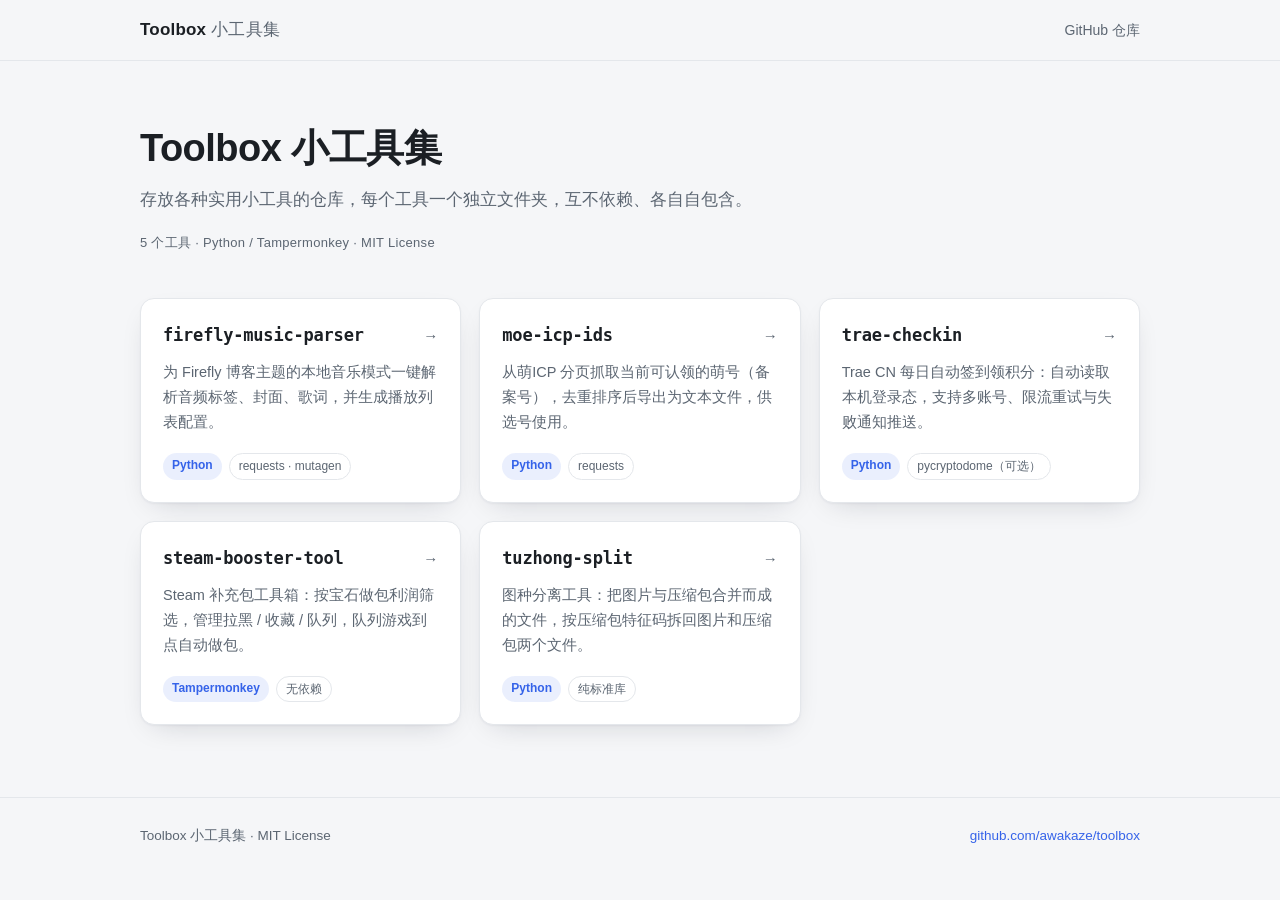
<file: docs/index.html>
<!DOCTYPE html>
<html lang="zh-CN">
<head>
<meta charset="UTF-8">
<meta name="viewport" content="width=device-width, initial-scale=1">
<title>Toolbox 小工具集</title>
<meta name="description" content="一组相互独立的小工具集合：每个工具一个文件夹，自带文档与依赖，可单独运行。">
<link rel="stylesheet" href="assets/style.css">
</head>
<body>

<header class="site-header">
  <div class="wrap header-inner">
    <a class="brand" href="index.html">Toolbox <span class="brand-sub">小工具集</span></a>
    <nav class="nav">
      <a href="https://github.com/awakaze/toolbox">GitHub 仓库</a>
    </nav>
  </div>
</header>

<main class="wrap">

  <section class="hero">
    <h1>Toolbox 小工具集</h1>
    <p class="lead">存放各种实用小工具的仓库，每个工具一个独立文件夹，互不依赖、各自自包含。</p>
    <p class="hero-meta">5 个工具 · Python / Tampermonkey · MIT License</p>
  </section>

  <section class="grid">

    <a class="card" href="firefly-music-parser.html">
      <div class="card-head">
        <h2>firefly-music-parser</h2>
        <span class="card-arrow">→</span>
      </div>
      <p class="card-desc">为 Firefly 博客主题的本地音乐模式一键解析音频标签、封面、歌词，并生成播放列表配置。</p>
      <div class="tags">
        <span class="tag">Python</span>
        <span class="tag tag-muted">requests · mutagen</span>
      </div>
    </a>

    <a class="card" href="moe-icp-ids.html">
      <div class="card-head">
        <h2>moe-icp-ids</h2>
        <span class="card-arrow">→</span>
      </div>
      <p class="card-desc">从萌ICP 分页抓取当前可认领的萌号（备案号），去重排序后导出为文本文件，供选号使用。</p>
      <div class="tags">
        <span class="tag">Python</span>
        <span class="tag tag-muted">requests</span>
      </div>
    </a>

    <a class="card" href="trae-checkin.html">
      <div class="card-head">
        <h2>trae-checkin</h2>
        <span class="card-arrow">→</span>
      </div>
      <p class="card-desc">Trae CN 每日自动签到领积分：自动读取本机登录态，支持多账号、限流重试与失败通知推送。</p>
      <div class="tags">
        <span class="tag">Python</span>
        <span class="tag tag-muted">pycryptodome（可选）</span>
      </div>
    </a>

    <a class="card" href="steam-booster-tool.html">
      <div class="card-head">
        <h2>steam-booster-tool</h2>
        <span class="card-arrow">→</span>
      </div>
      <p class="card-desc">Steam 补充包工具箱：按宝石做包利润筛选，管理拉黑 / 收藏 / 队列，队列游戏到点自动做包。</p>
      <div class="tags">
        <span class="tag">Tampermonkey</span>
        <span class="tag tag-muted">无依赖</span>
      </div>
    </a>

    <a class="card" href="tuzhong-split.html">
      <div class="card-head">
        <h2>tuzhong-split</h2>
        <span class="card-arrow">→</span>
      </div>
      <p class="card-desc">图种分离工具：把图片与压缩包合并而成的文件，按压缩包特征码拆回图片和压缩包两个文件。</p>
      <div class="tags">
        <span class="tag">Python</span>
        <span class="tag tag-muted">纯标准库</span>
      </div>
    </a>

  </section>

</main>

<footer class="site-footer">
  <div class="wrap">
    <span>Toolbox 小工具集 · MIT License</span>
    <a href="https://github.com/awakaze/toolbox">github.com/awakaze/toolbox</a>
  </div>
</footer>

</body>
</html>
</file>
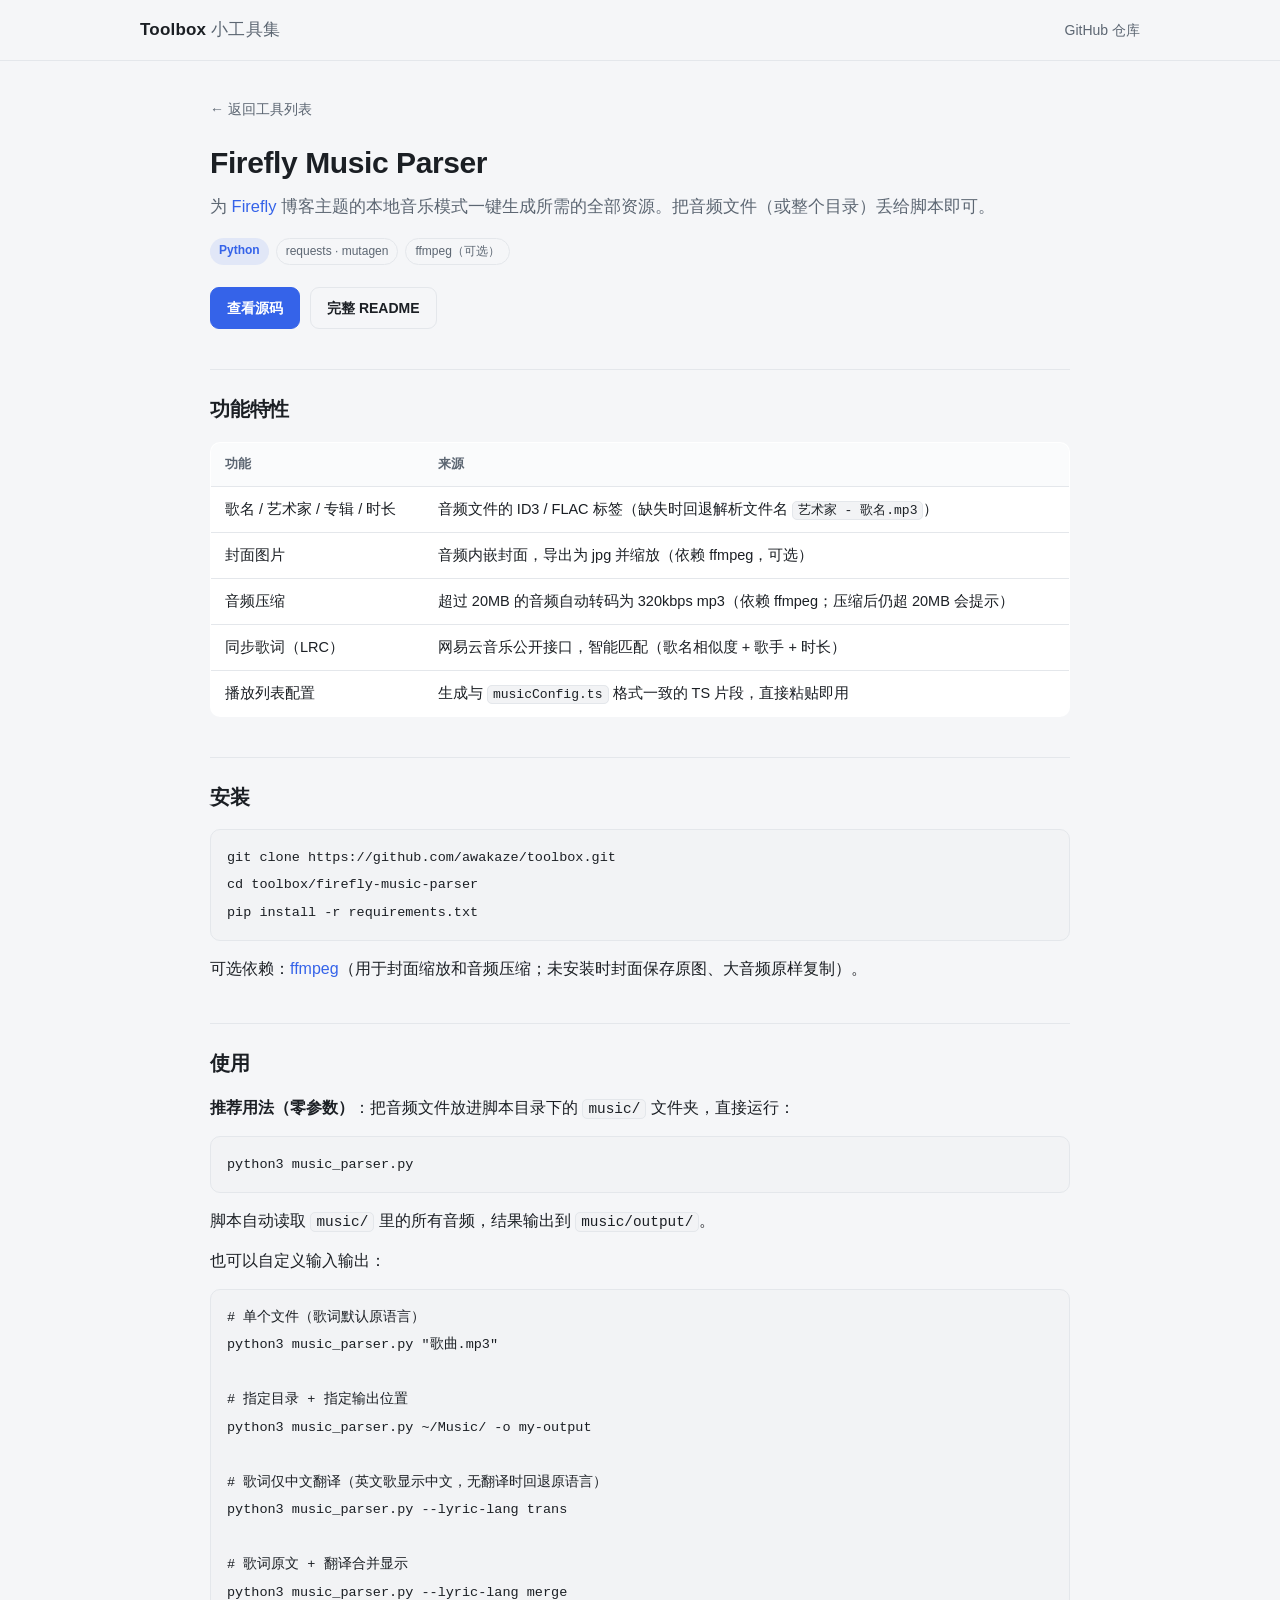
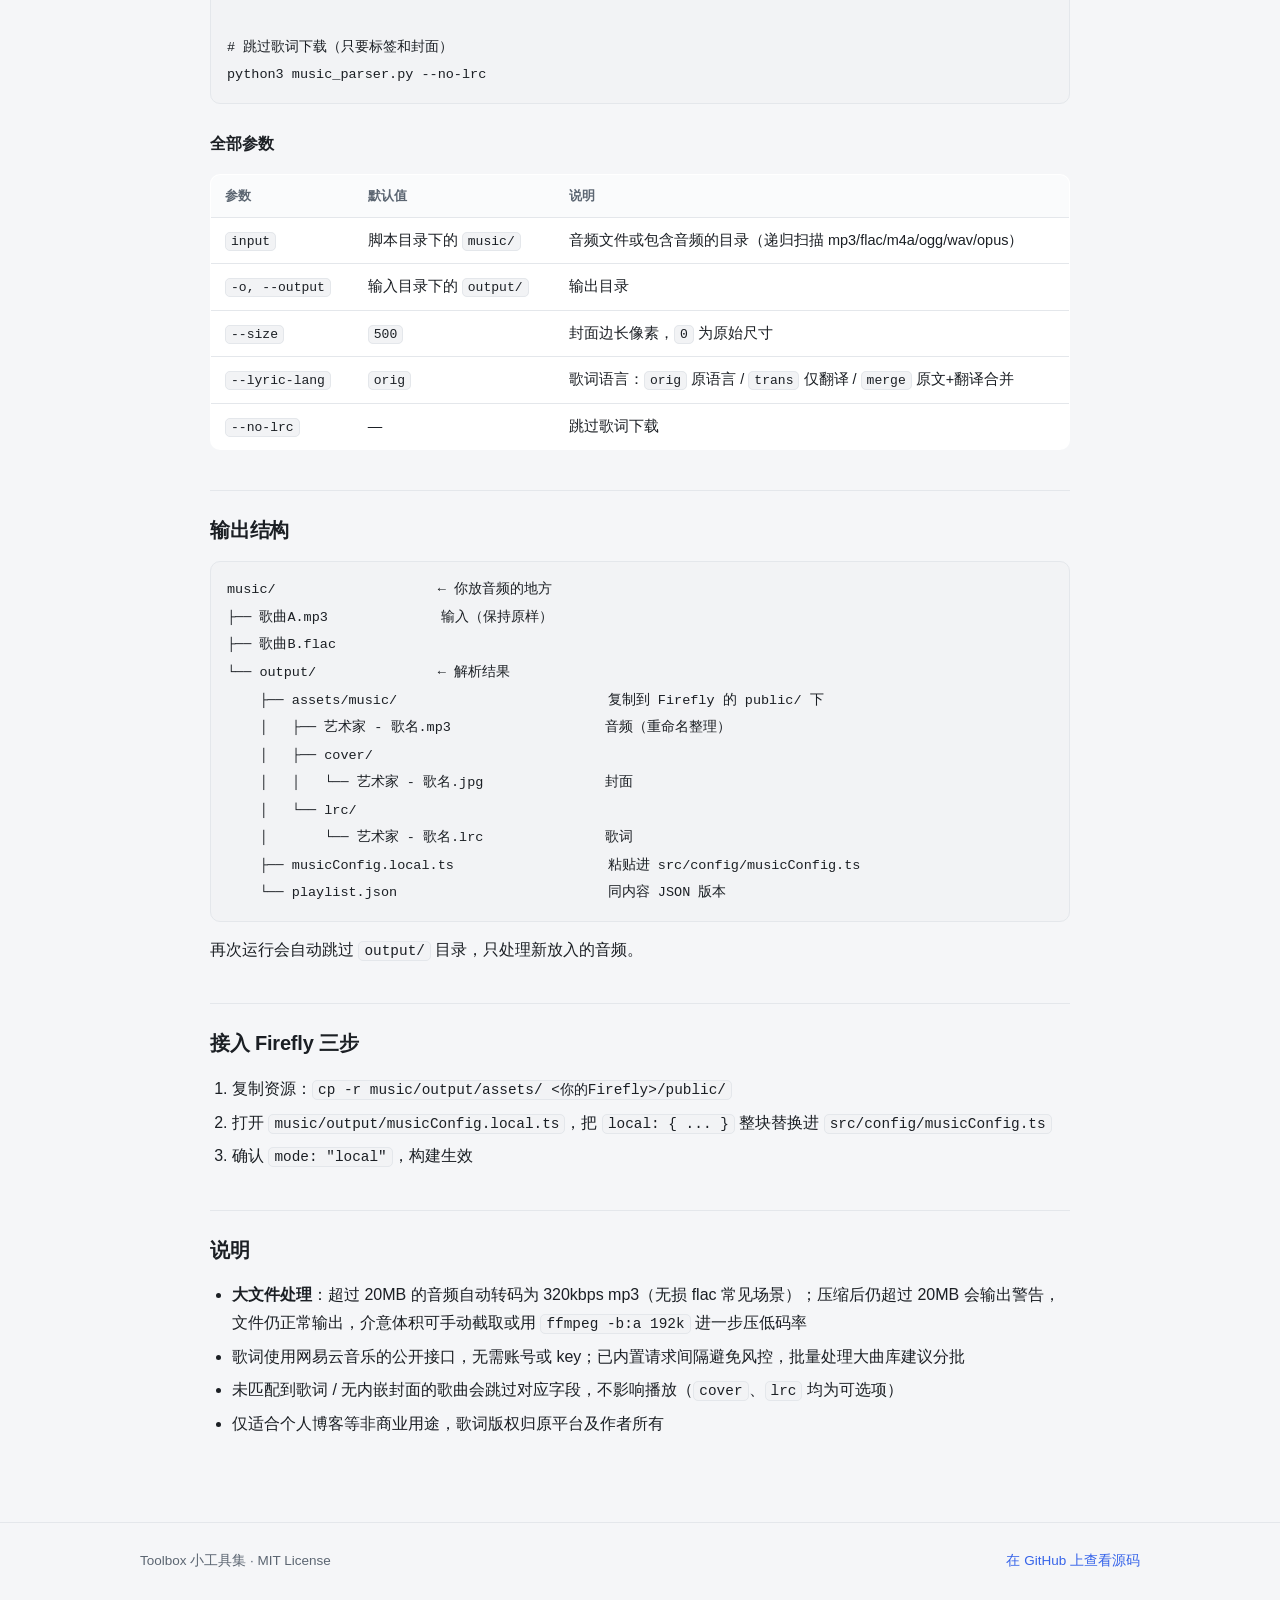
<file: docs/firefly-music-parser.html>
<!DOCTYPE html>
<html lang="zh-CN">
<head>
<meta charset="UTF-8">
<meta name="viewport" content="width=device-width, initial-scale=1">
<title>firefly-music-parser — Toolbox 小工具集</title>
<meta name="description" content="为 Firefly 博客主题的本地音乐模式一键解析音频标签、封面、歌词并生成配置。">
<link rel="stylesheet" href="assets/style.css">
</head>
<body>

<header class="site-header">
  <div class="wrap header-inner">
    <a class="brand" href="index.html">Toolbox <span class="brand-sub">小工具集</span></a>
    <nav class="nav"><a href="https://github.com/awakaze/toolbox">GitHub 仓库</a></nav>
  </div>
</header>

<main class="wrap detail">

  <a class="back" href="index.html">← 返回工具列表</a>
  <h1>Firefly Music Parser</h1>
  <p class="lead">为 <a href="https://github.com/CuteLeaf/Firefly">Firefly</a> 博客主题的本地音乐模式一键生成所需的全部资源。把音频文件（或整个目录）丢给脚本即可。</p>

  <div class="tags">
    <span class="tag">Python</span>
    <span class="tag tag-muted">requests · mutagen</span>
    <span class="tag tag-muted">ffmpeg（可选）</span>
  </div>

  <div class="actions">
    <a class="btn" href="https://github.com/awakaze/toolbox/tree/main/firefly-music-parser">查看源码</a>
    <a class="btn btn-ghost" href="https://github.com/awakaze/toolbox/blob/main/firefly-music-parser/README.md">完整 README</a>
  </div>

  <h2>功能特性</h2>
  <table>
    <thead>
      <tr><th>功能</th><th>来源</th></tr>
    </thead>
    <tbody>
      <tr><td>歌名 / 艺术家 / 专辑 / 时长</td><td>音频文件的 ID3 / FLAC 标签（缺失时回退解析文件名 <code>艺术家 - 歌名.mp3</code>）</td></tr>
      <tr><td>封面图片</td><td>音频内嵌封面，导出为 jpg 并缩放（依赖 ffmpeg，可选）</td></tr>
      <tr><td>音频压缩</td><td>超过 20MB 的音频自动转码为 320kbps mp3（依赖 ffmpeg；压缩后仍超 20MB 会提示）</td></tr>
      <tr><td>同步歌词（LRC）</td><td>网易云音乐公开接口，智能匹配（歌名相似度 + 歌手 + 时长）</td></tr>
      <tr><td>播放列表配置</td><td>生成与 <code>musicConfig.ts</code> 格式一致的 TS 片段，直接粘贴即用</td></tr>
    </tbody>
  </table>

  <h2>安装</h2>
  <pre><code>git clone https://github.com/awakaze/toolbox.git
cd toolbox/firefly-music-parser
pip install -r requirements.txt</code></pre>
  <p>可选依赖：<a href="https://ffmpeg.org/download.html">ffmpeg</a>（用于封面缩放和音频压缩；未安装时封面保存原图、大音频原样复制）。</p>

  <h2>使用</h2>
  <p><strong>推荐用法（零参数）</strong>：把音频文件放进脚本目录下的 <code>music/</code> 文件夹，直接运行：</p>
  <pre><code>python3 music_parser.py</code></pre>
  <p>脚本自动读取 <code>music/</code> 里的所有音频，结果输出到 <code>music/output/</code>。</p>

  <p>也可以自定义输入输出：</p>
  <pre><code># 单个文件（歌词默认原语言）
python3 music_parser.py "歌曲.mp3"

# 指定目录 + 指定输出位置
python3 music_parser.py ~/Music/ -o my-output

# 歌词仅中文翻译（英文歌显示中文，无翻译时回退原语言）
python3 music_parser.py --lyric-lang trans

# 歌词原文 + 翻译合并显示
python3 music_parser.py --lyric-lang merge

# 跳过歌词下载（只要标签和封面）
python3 music_parser.py --no-lrc</code></pre>

  <h3>全部参数</h3>
  <table>
    <thead>
      <tr><th>参数</th><th>默认值</th><th>说明</th></tr>
    </thead>
    <tbody>
      <tr><td><code>input</code></td><td>脚本目录下的 <code>music/</code></td><td>音频文件或包含音频的目录（递归扫描 mp3/flac/m4a/ogg/wav/opus）</td></tr>
      <tr><td><code>-o, --output</code></td><td>输入目录下的 <code>output/</code></td><td>输出目录</td></tr>
      <tr><td><code>--size</code></td><td><code>500</code></td><td>封面边长像素，<code>0</code> 为原始尺寸</td></tr>
      <tr><td><code>--lyric-lang</code></td><td><code>orig</code></td><td>歌词语言：<code>orig</code> 原语言 / <code>trans</code> 仅翻译 / <code>merge</code> 原文+翻译合并</td></tr>
      <tr><td><code>--no-lrc</code></td><td>—</td><td>跳过歌词下载</td></tr>
    </tbody>
  </table>

  <h2>输出结构</h2>
  <pre><code>music/                    ← 你放音频的地方
├── 歌曲A.mp3              输入（保持原样）
├── 歌曲B.flac
└── output/               ← 解析结果
    ├── assets/music/                          复制到 Firefly 的 public/ 下
    │   ├── 艺术家 - 歌名.mp3                   音频（重命名整理）
    │   ├── cover/
    │   │   └── 艺术家 - 歌名.jpg               封面
    │   └── lrc/
    │       └── 艺术家 - 歌名.lrc               歌词
    ├── musicConfig.local.ts                   粘贴进 src/config/musicConfig.ts
    └── playlist.json                          同内容 JSON 版本</code></pre>
  <p>再次运行会自动跳过 <code>output/</code> 目录，只处理新放入的音频。</p>

  <h2>接入 Firefly 三步</h2>
  <ol>
    <li>复制资源：<code>cp -r music/output/assets/ &lt;你的Firefly&gt;/public/</code></li>
    <li>打开 <code>music/output/musicConfig.local.ts</code>，把 <code>local: { ... }</code> 整块替换进 <code>src/config/musicConfig.ts</code></li>
    <li>确认 <code>mode: "local"</code>，构建生效</li>
  </ol>

  <h2>说明</h2>
  <ul>
    <li><strong>大文件处理</strong>：超过 20MB 的音频自动转码为 320kbps mp3（无损 flac 常见场景）；压缩后仍超过 20MB 会输出警告，文件仍正常输出，介意体积可手动截取或用 <code>ffmpeg -b:a 192k</code> 进一步压低码率</li>
    <li>歌词使用网易云音乐的公开接口，无需账号或 key；已内置请求间隔避免风控，批量处理大曲库建议分批</li>
    <li>未匹配到歌词 / 无内嵌封面的歌曲会跳过对应字段，不影响播放（<code>cover</code>、<code>lrc</code> 均为可选项）</li>
    <li>仅适合个人博客等非商业用途，歌词版权归原平台及作者所有</li>
  </ul>

</main>

<footer class="site-footer">
  <div class="wrap">
    <span>Toolbox 小工具集 · MIT License</span>
    <a href="https://github.com/awakaze/toolbox/tree/main/firefly-music-parser">在 GitHub 上查看源码</a>
  </div>
</footer>

</body>
</html>
</file>
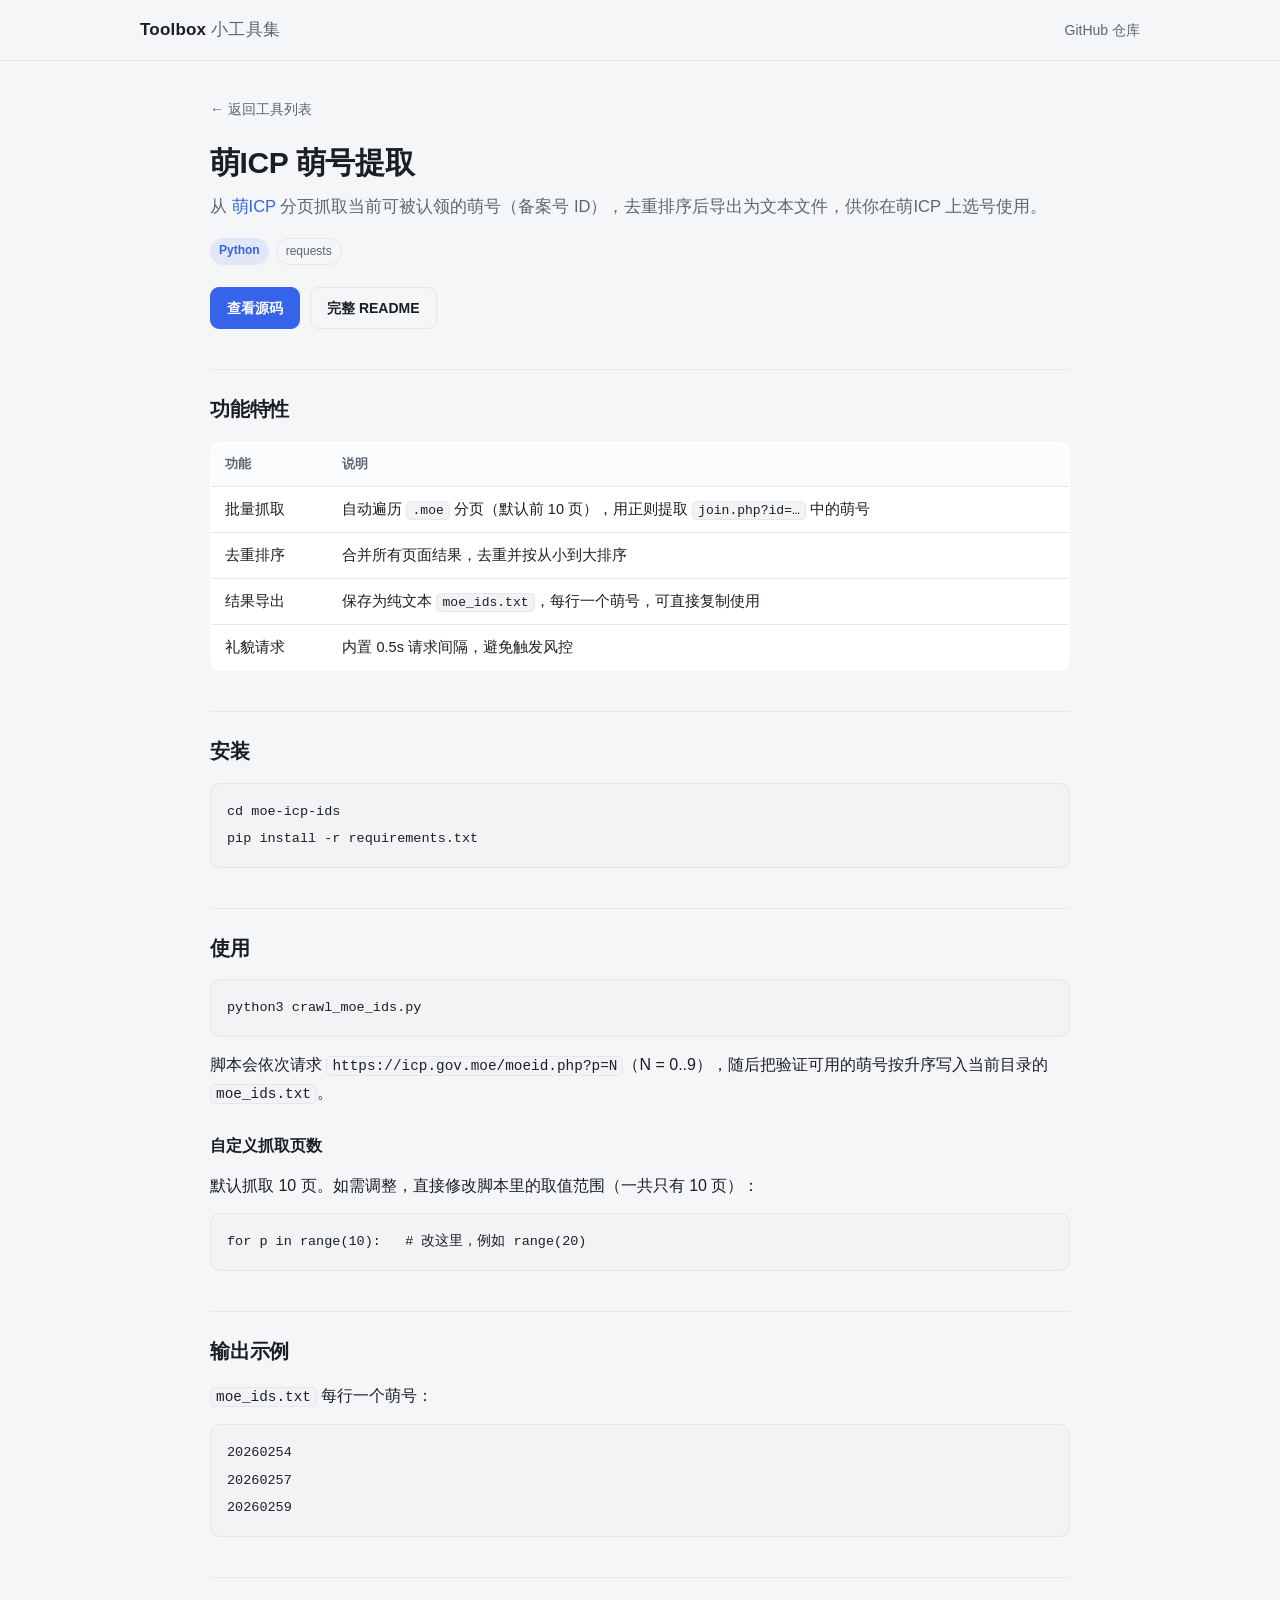
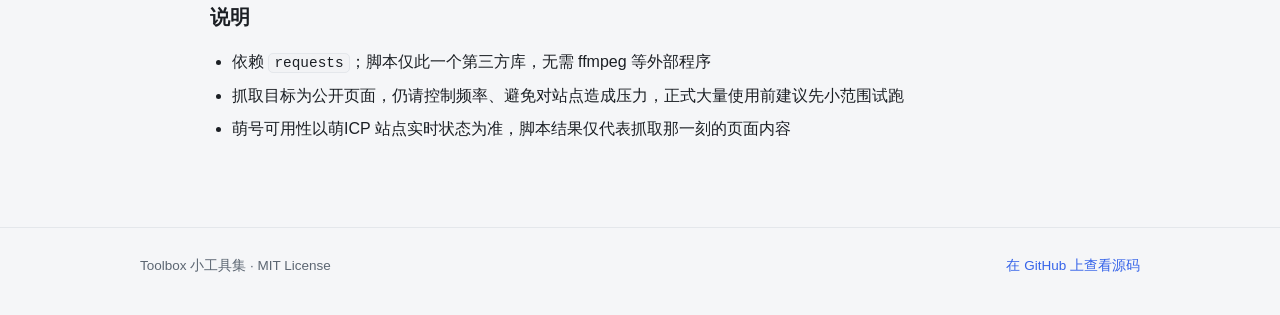
<file: docs/moe-icp-ids.html>
<!DOCTYPE html>
<html lang="zh-CN">
<head>
<meta charset="UTF-8">
<meta name="viewport" content="width=device-width, initial-scale=1">
<title>moe-icp-ids — Toolbox 小工具集</title>
<meta name="description" content="从萌ICP 分页抓取可认领的萌号（备案号），去重排序后导出文本。">
<link rel="stylesheet" href="assets/style.css">
</head>
<body>

<header class="site-header">
  <div class="wrap header-inner">
    <a class="brand" href="index.html">Toolbox <span class="brand-sub">小工具集</span></a>
    <nav class="nav"><a href="https://github.com/awakaze/toolbox">GitHub 仓库</a></nav>
  </div>
</header>

<main class="wrap detail">

  <a class="back" href="index.html">← 返回工具列表</a>
  <h1>萌ICP 萌号提取</h1>
  <p class="lead">从 <a href="https://icp.gov.moe">萌ICP</a> 分页抓取当前可被认领的萌号（备案号 ID），去重排序后导出为文本文件，供你在萌ICP 上选号使用。</p>

  <div class="tags">
    <span class="tag">Python</span>
    <span class="tag tag-muted">requests</span>
  </div>

  <div class="actions">
    <a class="btn" href="https://github.com/awakaze/toolbox/tree/main/moe-icp-ids">查看源码</a>
    <a class="btn btn-ghost" href="https://github.com/awakaze/toolbox/blob/main/moe-icp-ids/README.md">完整 README</a>
  </div>

  <h2>功能特性</h2>
  <table>
    <thead>
      <tr><th>功能</th><th>说明</th></tr>
    </thead>
    <tbody>
      <tr><td>批量抓取</td><td>自动遍历 <code>.moe</code> 分页（默认前 10 页），用正则提取 <code>join.php?id=…</code> 中的萌号</td></tr>
      <tr><td>去重排序</td><td>合并所有页面结果，去重并按从小到大排序</td></tr>
      <tr><td>结果导出</td><td>保存为纯文本 <code>moe_ids.txt</code>，每行一个萌号，可直接复制使用</td></tr>
      <tr><td>礼貌请求</td><td>内置 0.5s 请求间隔，避免触发风控</td></tr>
    </tbody>
  </table>

  <h2>安装</h2>
  <pre><code>cd moe-icp-ids
pip install -r requirements.txt</code></pre>

  <h2>使用</h2>
  <pre><code>python3 crawl_moe_ids.py</code></pre>
  <p>脚本会依次请求 <code>https://icp.gov.moe/moeid.php?p=N</code>（N = 0..9），随后把验证可用的萌号按升序写入当前目录的 <code>moe_ids.txt</code>。</p>

  <h3>自定义抓取页数</h3>
  <p>默认抓取 10 页。如需调整，直接修改脚本里的取值范围（一共只有 10 页）：</p>
  <pre><code>for p in range(10):   # 改这里，例如 range(20)</code></pre>

  <h2>输出示例</h2>
  <p><code>moe_ids.txt</code> 每行一个萌号：</p>
  <pre><code>20260254
20260257
20260259</code></pre>

  <h2>说明</h2>
  <ul>
    <li>依赖 <code>requests</code>；脚本仅此一个第三方库，无需 ffmpeg 等外部程序</li>
    <li>抓取目标为公开页面，仍请控制频率、避免对站点造成压力，正式大量使用前建议先小范围试跑</li>
    <li>萌号可用性以萌ICP 站点实时状态为准，脚本结果仅代表抓取那一刻的页面内容</li>
  </ul>

</main>

<footer class="site-footer">
  <div class="wrap">
    <span>Toolbox 小工具集 · MIT License</span>
    <a href="https://github.com/awakaze/toolbox/tree/main/moe-icp-ids">在 GitHub 上查看源码</a>
  </div>
</footer>

</body>
</html>
</file>
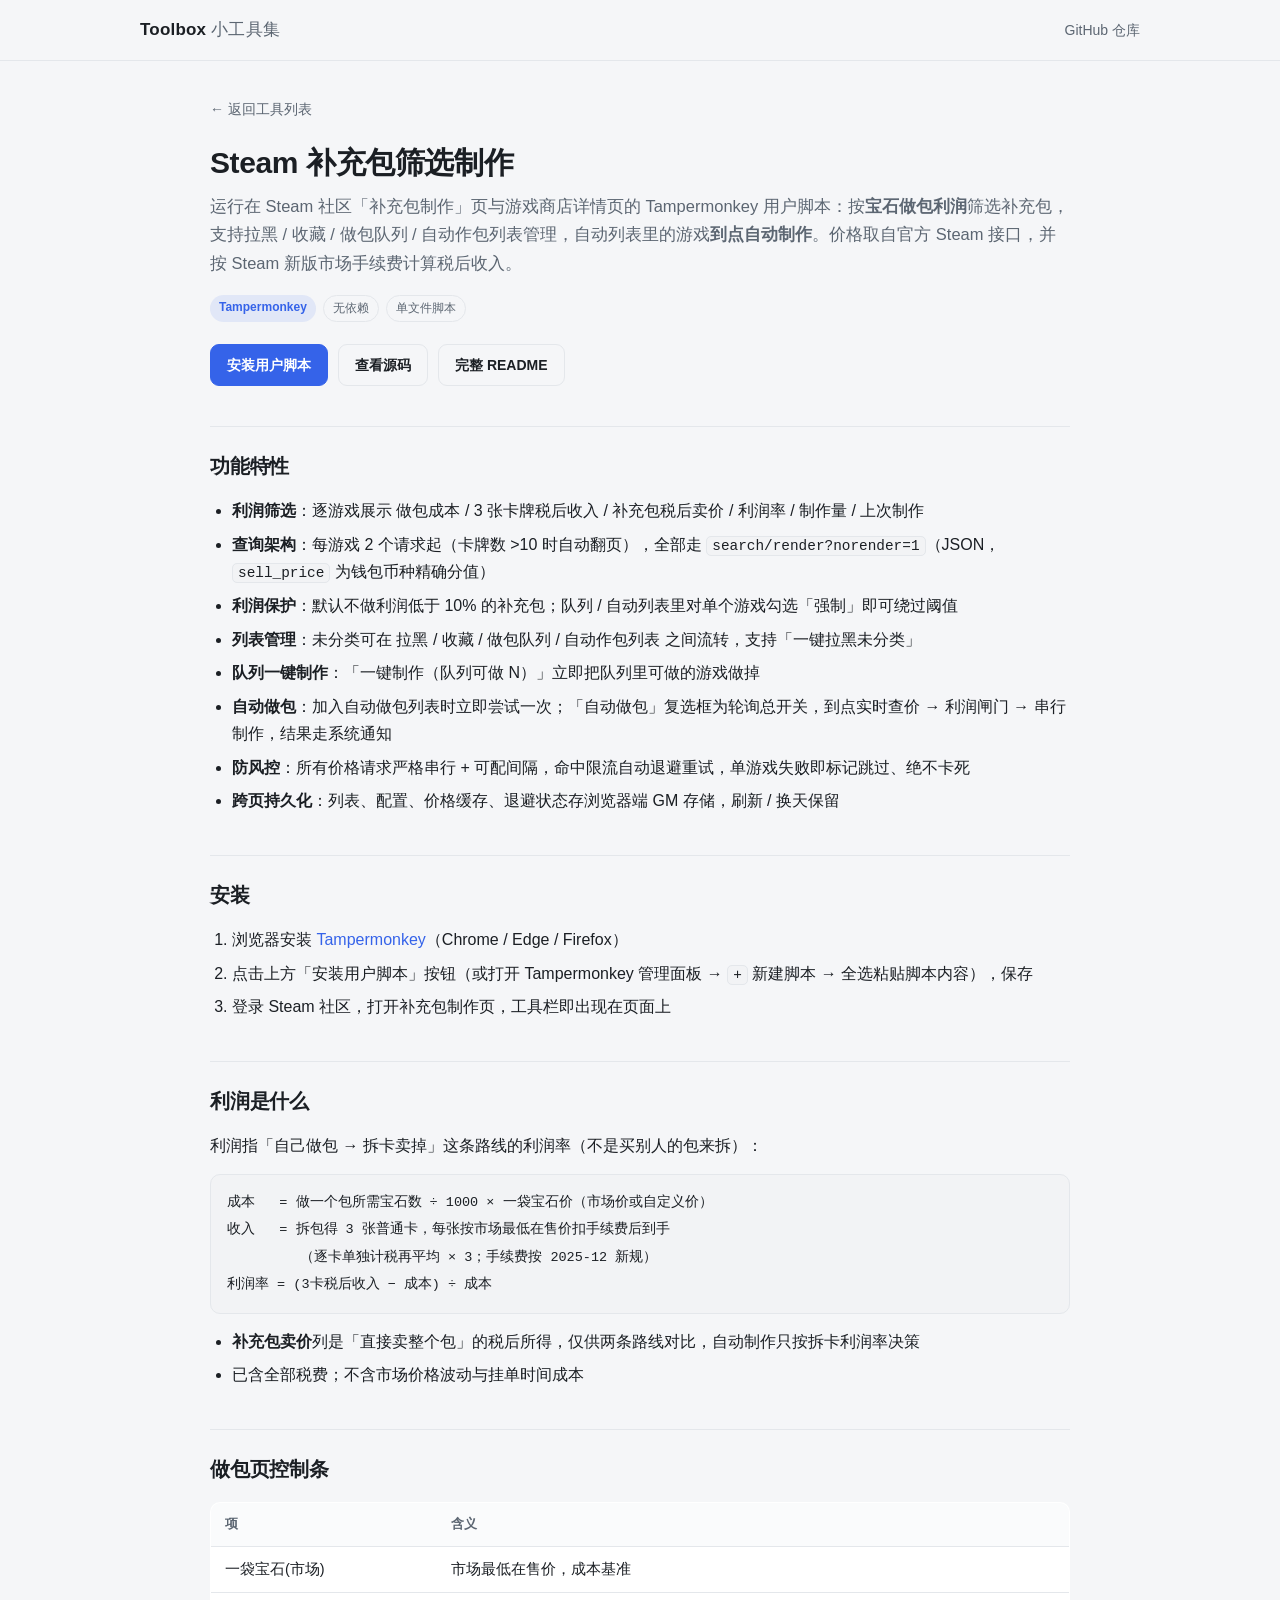
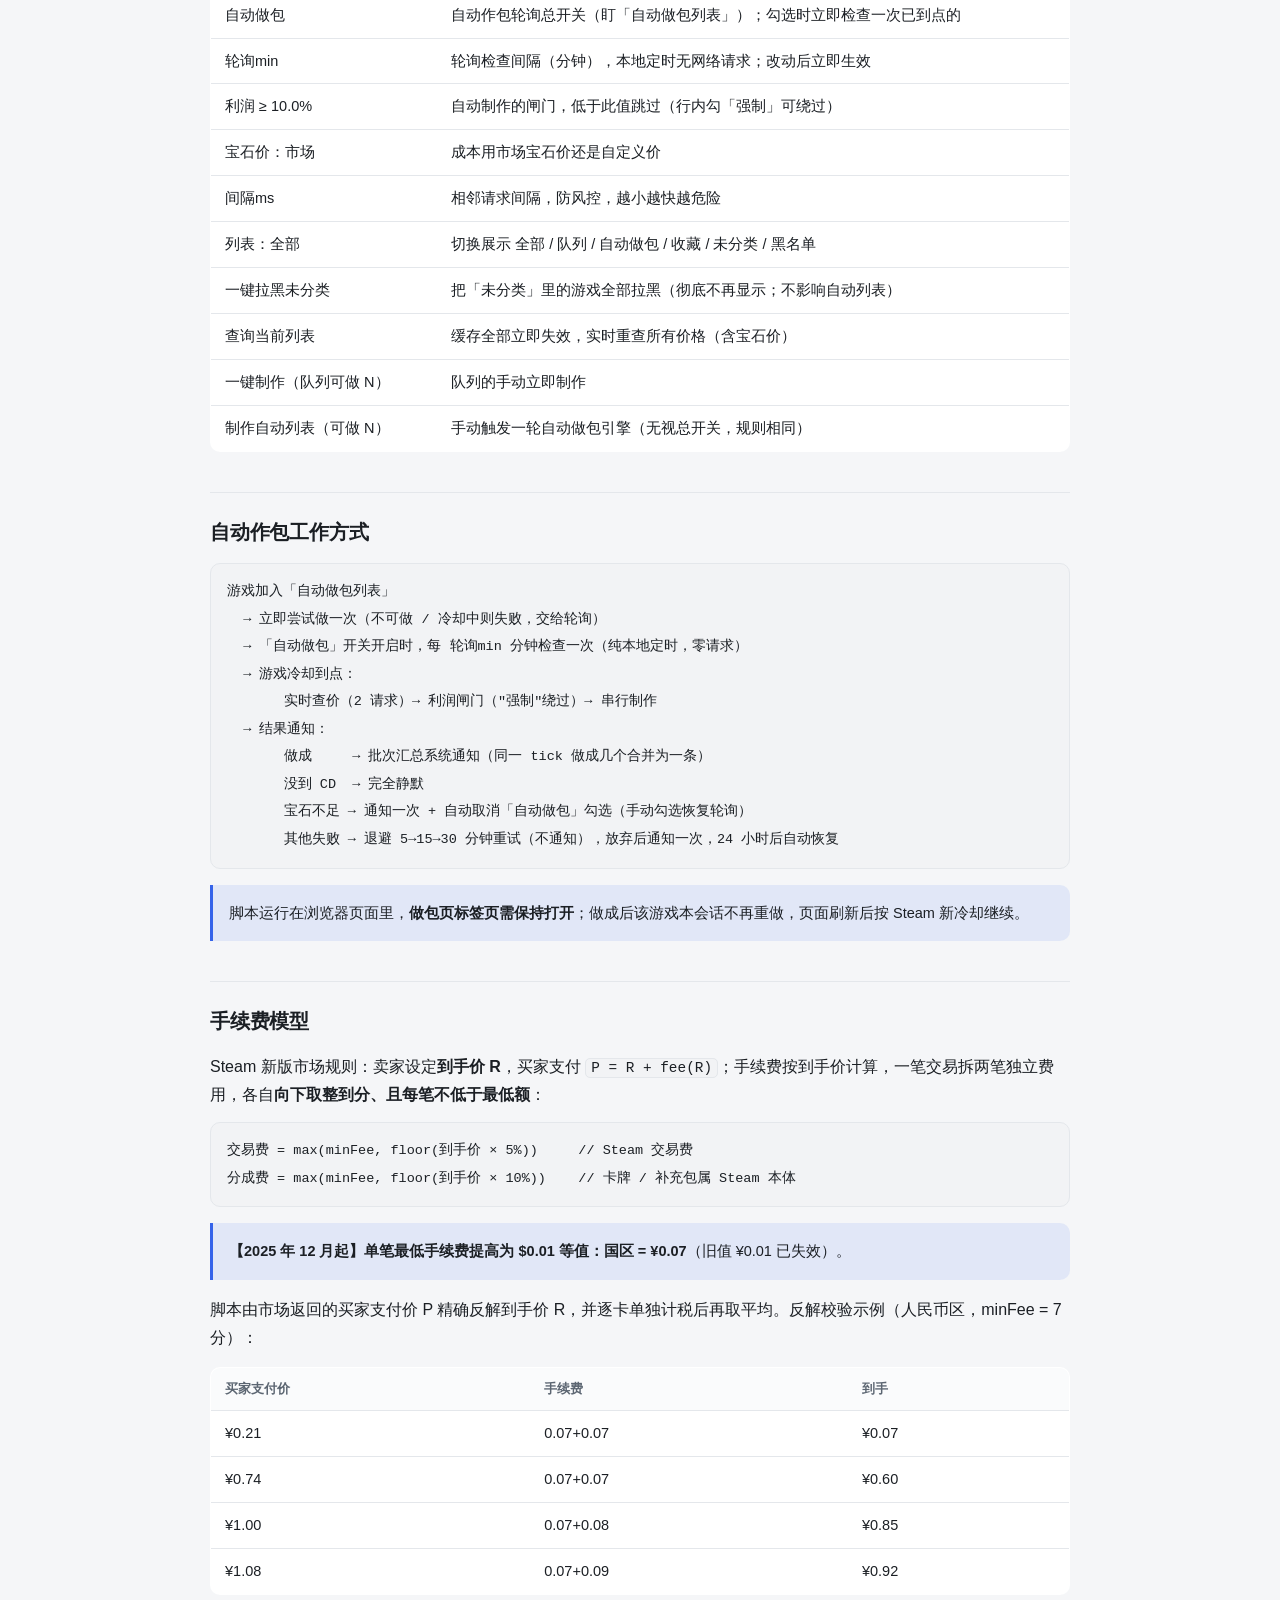
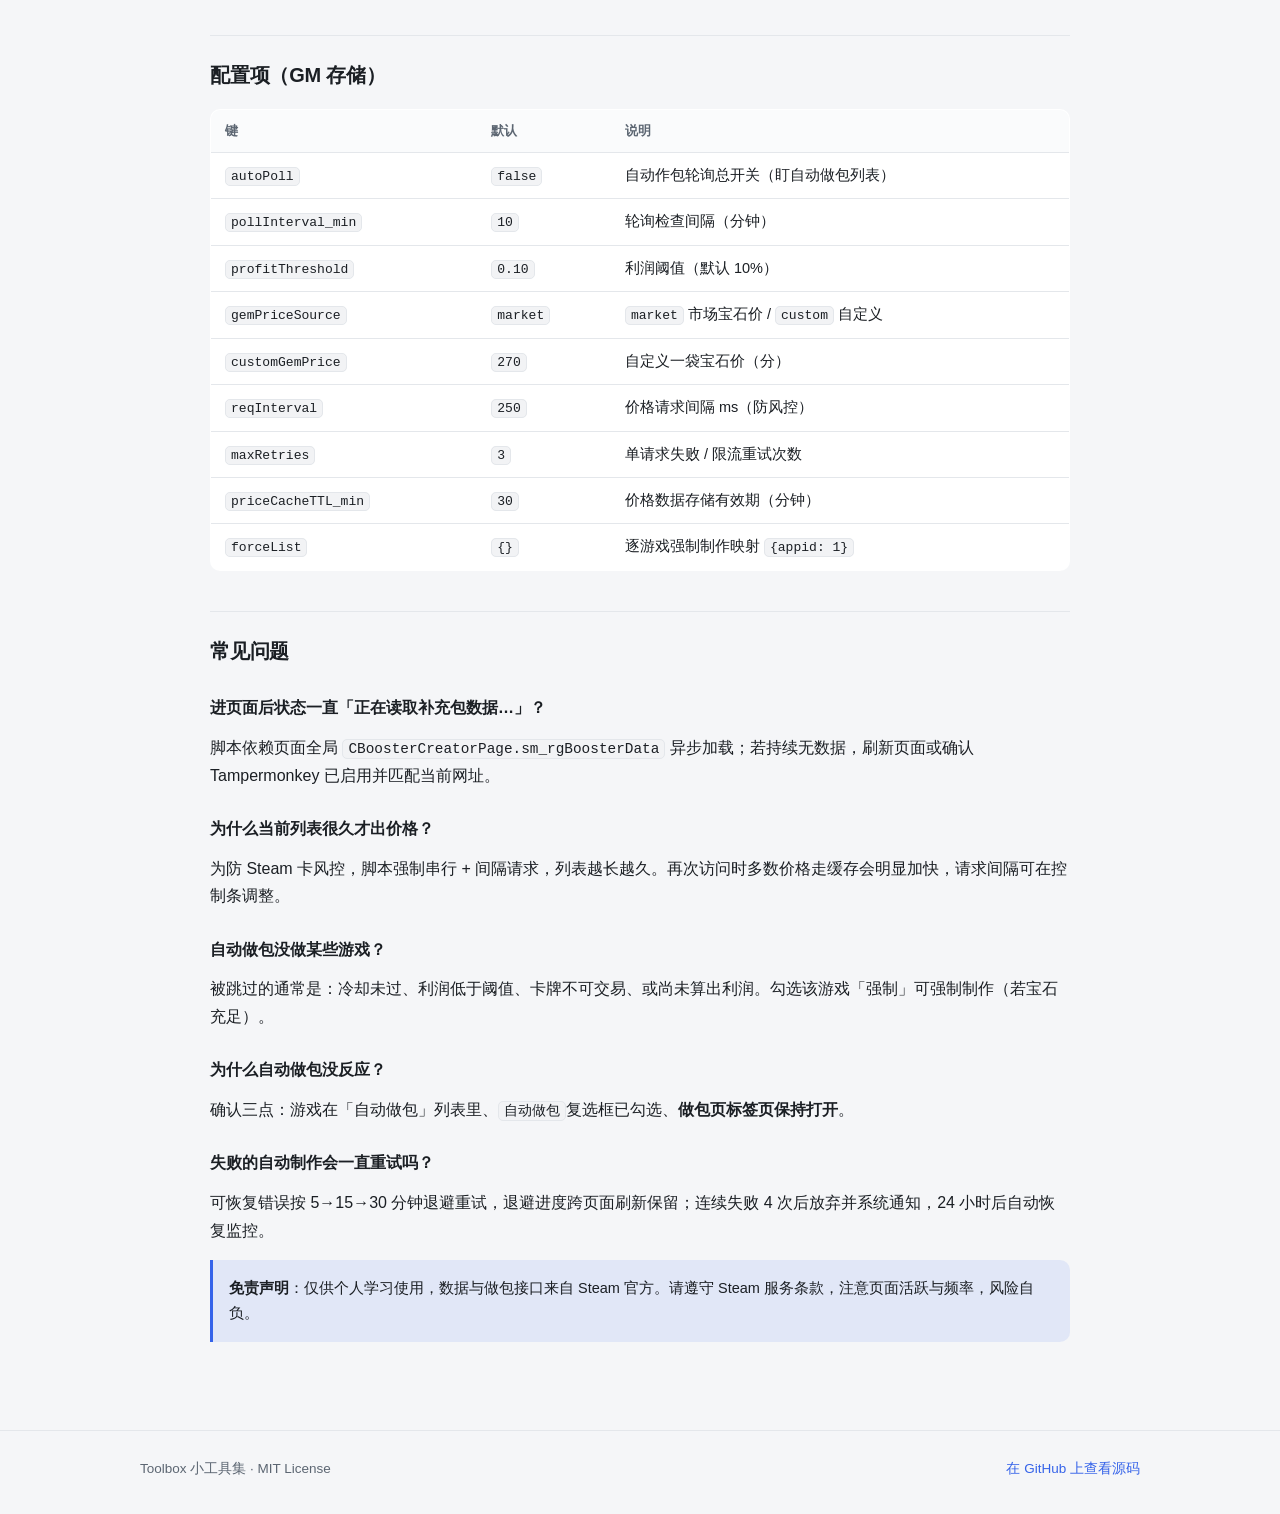
<file: docs/steam-booster-tool.html>
<!DOCTYPE html>
<html lang="zh-CN">
<head>
<meta charset="UTF-8">
<meta name="viewport" content="width=device-width, initial-scale=1">
<title>steam-booster-tool — Toolbox 小工具集</title>
<meta name="description" content="Steam 补充包工具箱：按宝石做包利润筛选，管理拉黑/收藏/队列，队列游戏到点自动做包。">
<link rel="stylesheet" href="assets/style.css">
</head>
<body>

<header class="site-header">
  <div class="wrap header-inner">
    <a class="brand" href="index.html">Toolbox <span class="brand-sub">小工具集</span></a>
    <nav class="nav"><a href="https://github.com/awakaze/toolbox">GitHub 仓库</a></nav>
  </div>
</header>

<main class="wrap detail">

  <a class="back" href="index.html">← 返回工具列表</a>
  <h1>Steam 补充包筛选制作</h1>
  <p class="lead">运行在 Steam 社区「补充包制作」页与游戏商店详情页的 Tampermonkey 用户脚本：按<strong>宝石做包利润</strong>筛选补充包，支持拉黑 / 收藏 / 做包队列 / 自动作包列表管理，自动列表里的游戏<strong>到点自动制作</strong>。价格取自官方 Steam 接口，并按 Steam 新版市场手续费计算税后收入。</p>

  <div class="tags">
    <span class="tag">Tampermonkey</span>
    <span class="tag tag-muted">无依赖</span>
    <span class="tag tag-muted">单文件脚本</span>
  </div>

  <div class="actions">
    <a class="btn" href="https://github.com/awakaze/toolbox/raw/main/steam-booster-tool/steam-booster-tool.user.js">安装用户脚本</a>
    <a class="btn btn-ghost" href="https://github.com/awakaze/toolbox/tree/main/steam-booster-tool">查看源码</a>
    <a class="btn btn-ghost" href="https://github.com/awakaze/toolbox/blob/main/steam-booster-tool/README.md">完整 README</a>
  </div>

  <h2>功能特性</h2>
  <ul>
    <li><strong>利润筛选</strong>：逐游戏展示 做包成本 / 3 张卡牌税后收入 / 补充包税后卖价 / 利润率 / 制作量 / 上次制作</li>
    <li><strong>查询架构</strong>：每游戏 2 个请求起（卡牌数 &gt;10 时自动翻页），全部走 <code>search/render?norender=1</code>（JSON，<code>sell_price</code> 为钱包币种精确分值）</li>
    <li><strong>利润保护</strong>：默认不做利润低于 10% 的补充包；队列 / 自动列表里对单个游戏勾选「强制」即可绕过阈值</li>
    <li><strong>列表管理</strong>：未分类可在 拉黑 / 收藏 / 做包队列 / 自动作包列表 之间流转，支持「一键拉黑未分类」</li>
    <li><strong>队列一键制作</strong>：「一键制作（队列可做 N）」立即把队列里可做的游戏做掉</li>
    <li><strong>自动做包</strong>：加入自动做包列表时立即尝试一次；「自动做包」复选框为轮询总开关，到点实时查价 → 利润闸门 → 串行制作，结果走系统通知</li>
    <li><strong>防风控</strong>：所有价格请求严格串行 + 可配间隔，命中限流自动退避重试，单游戏失败即标记跳过、绝不卡死</li>
    <li><strong>跨页持久化</strong>：列表、配置、价格缓存、退避状态存浏览器端 GM 存储，刷新 / 换天保留</li>
  </ul>

  <h2>安装</h2>
  <ol>
    <li>浏览器安装 <a href="https://www.tampermonkey.net/">Tampermonkey</a>（Chrome / Edge / Firefox）</li>
    <li>点击上方「安装用户脚本」按钮（或打开 Tampermonkey 管理面板 → <code>+</code> 新建脚本 → 全选粘贴脚本内容），保存</li>
    <li>登录 Steam 社区，打开补充包制作页，工具栏即出现在页面上</li>
  </ol>

  <h2>利润是什么</h2>
  <p>利润指「自己做包 → 拆卡卖掉」这条路线的利润率（不是买别人的包来拆）：</p>
  <pre><code>成本   = 做一个包所需宝石数 ÷ 1000 × 一袋宝石价（市场价或自定义价）
收入   = 拆包得 3 张普通卡，每张按市场最低在售价扣手续费后到手
         （逐卡单独计税再平均 × 3；手续费按 2025-12 新规）
利润率 = (3卡税后收入 − 成本) ÷ 成本</code></pre>
  <ul>
    <li><strong>补充包卖价</strong>列是「直接卖整个包」的税后所得，仅供两条路线对比，自动制作只按拆卡利润率决策</li>
    <li>已含全部税费；不含市场价格波动与挂单时间成本</li>
  </ul>

  <h2>做包页控制条</h2>
  <table>
    <thead>
      <tr><th>项</th><th>含义</th></tr>
    </thead>
    <tbody>
      <tr><td>一袋宝石(市场)</td><td>市场最低在售价，成本基准</td></tr>
      <tr><td>自动做包</td><td>自动作包轮询总开关（盯「自动做包列表」）；勾选时立即检查一次已到点的</td></tr>
      <tr><td>轮询min</td><td>轮询检查间隔（分钟），本地定时无网络请求；改动后立即生效</td></tr>
      <tr><td>利润 ≥ 10.0%</td><td>自动制作的闸门，低于此值跳过（行内勾「强制」可绕过）</td></tr>
      <tr><td>宝石价：市场</td><td>成本用市场宝石价还是自定义价</td></tr>
      <tr><td>间隔ms</td><td>相邻请求间隔，防风控，越小越快越危险</td></tr>
      <tr><td>列表：全部</td><td>切换展示 全部 / 队列 / 自动做包 / 收藏 / 未分类 / 黑名单</td></tr>
      <tr><td>一键拉黑未分类</td><td>把「未分类」里的游戏全部拉黑（彻底不再显示；不影响自动列表）</td></tr>
      <tr><td>查询当前列表</td><td>缓存全部立即失效，实时重查所有价格（含宝石价）</td></tr>
      <tr><td>一键制作（队列可做 N）</td><td>队列的手动立即制作</td></tr>
      <tr><td>制作自动列表（可做 N）</td><td>手动触发一轮自动做包引擎（无视总开关，规则相同）</td></tr>
    </tbody>
  </table>

  <h2>自动作包工作方式</h2>
  <pre><code>游戏加入「自动做包列表」
  → 立即尝试做一次（不可做 / 冷却中则失败，交给轮询）
  → 「自动做包」开关开启时，每 轮询min 分钟检查一次（纯本地定时，零请求）
  → 游戏冷却到点：
       实时查价（2 请求）→ 利润闸门（"强制"绕过）→ 串行制作
  → 结果通知：
       做成     → 批次汇总系统通知（同一 tick 做成几个合并为一条）
       没到 CD  → 完全静默
       宝石不足 → 通知一次 + 自动取消「自动做包」勾选（手动勾选恢复轮询）
       其他失败 → 退避 5→15→30 分钟重试（不通知），放弃后通知一次，24 小时后自动恢复</code></pre>
  <div class="note">
    <p>脚本运行在浏览器页面里，<strong>做包页标签页需保持打开</strong>；做成后该游戏本会话不再重做，页面刷新后按 Steam 新冷却继续。</p>
  </div>

  <h2>手续费模型</h2>
  <p>Steam 新版市场规则：卖家设定<strong>到手价 R</strong>，买家支付 <code>P = R + fee(R)</code>；手续费按到手价计算，一笔交易拆两笔独立费用，各自<strong>向下取整到分、且每笔不低于最低额</strong>：</p>
  <pre><code>交易费 = max(minFee, floor(到手价 × 5%))     // Steam 交易费
分成费 = max(minFee, floor(到手价 × 10%))    // 卡牌 / 补充包属 Steam 本体</code></pre>
  <div class="note">
    <p><strong>【2025 年 12 月起】单笔最低手续费提高为 $0.01 等值：国区 = ¥0.07</strong>（旧值 ¥0.01 已失效）。</p>
  </div>
  <p>脚本由市场返回的买家支付价 P 精确反解到手价 R，并逐卡单独计税后再取平均。反解校验示例（人民币区，minFee = 7 分）：</p>
  <table>
    <thead>
      <tr><th>买家支付价</th><th>手续费</th><th>到手</th></tr>
    </thead>
    <tbody>
      <tr><td>¥0.21</td><td>0.07+0.07</td><td>¥0.07</td></tr>
      <tr><td>¥0.74</td><td>0.07+0.07</td><td>¥0.60</td></tr>
      <tr><td>¥1.00</td><td>0.07+0.08</td><td>¥0.85</td></tr>
      <tr><td>¥1.08</td><td>0.07+0.09</td><td>¥0.92</td></tr>
    </tbody>
  </table>

  <h2>配置项（GM 存储）</h2>
  <table>
    <thead>
      <tr><th>键</th><th>默认</th><th>说明</th></tr>
    </thead>
    <tbody>
      <tr><td><code>autoPoll</code></td><td><code>false</code></td><td>自动作包轮询总开关（盯自动做包列表）</td></tr>
      <tr><td><code>pollInterval_min</code></td><td><code>10</code></td><td>轮询检查间隔（分钟）</td></tr>
      <tr><td><code>profitThreshold</code></td><td><code>0.10</code></td><td>利润阈值（默认 10%）</td></tr>
      <tr><td><code>gemPriceSource</code></td><td><code>market</code></td><td><code>market</code> 市场宝石价 / <code>custom</code> 自定义</td></tr>
      <tr><td><code>customGemPrice</code></td><td><code>270</code></td><td>自定义一袋宝石价（分）</td></tr>
      <tr><td><code>reqInterval</code></td><td><code>250</code></td><td>价格请求间隔 ms（防风控）</td></tr>
      <tr><td><code>maxRetries</code></td><td><code>3</code></td><td>单请求失败 / 限流重试次数</td></tr>
      <tr><td><code>priceCacheTTL_min</code></td><td><code>30</code></td><td>价格数据存储有效期（分钟）</td></tr>
      <tr><td><code>forceList</code></td><td><code>{}</code></td><td>逐游戏强制制作映射 <code>{appid: 1}</code></td></tr>
    </tbody>
  </table>

  <h2>常见问题</h2>
  <h3>进页面后状态一直「正在读取补充包数据…」？</h3>
  <p>脚本依赖页面全局 <code>CBoosterCreatorPage.sm_rgBoosterData</code> 异步加载；若持续无数据，刷新页面或确认 Tampermonkey 已启用并匹配当前网址。</p>
  <h3>为什么当前列表很久才出价格？</h3>
  <p>为防 Steam 卡风控，脚本强制串行 + 间隔请求，列表越长越久。再次访问时多数价格走缓存会明显加快，请求间隔可在控制条调整。</p>
  <h3>自动做包没做某些游戏？</h3>
  <p>被跳过的通常是：冷却未过、利润低于阈值、卡牌不可交易、或尚未算出利润。勾选该游戏「强制」可强制制作（若宝石充足）。</p>
  <h3>为什么自动做包没反应？</h3>
  <p>确认三点：游戏在「自动做包」列表里、<code>自动做包</code>复选框已勾选、<strong>做包页标签页保持打开</strong>。</p>
  <h3>失败的自动制作会一直重试吗？</h3>
  <p>可恢复错误按 5→15→30 分钟退避重试，退避进度跨页面刷新保留；连续失败 4 次后放弃并系统通知，24 小时后自动恢复监控。</p>

  <div class="note">
    <p><strong>免责声明</strong>：仅供个人学习使用，数据与做包接口来自 Steam 官方。请遵守 Steam 服务条款，注意页面活跃与频率，风险自负。</p>
  </div>

</main>

<footer class="site-footer">
  <div class="wrap">
    <span>Toolbox 小工具集 · MIT License</span>
    <a href="https://github.com/awakaze/toolbox/tree/main/steam-booster-tool">在 GitHub 上查看源码</a>
  </div>
</footer>

</body>
</html>
</file>
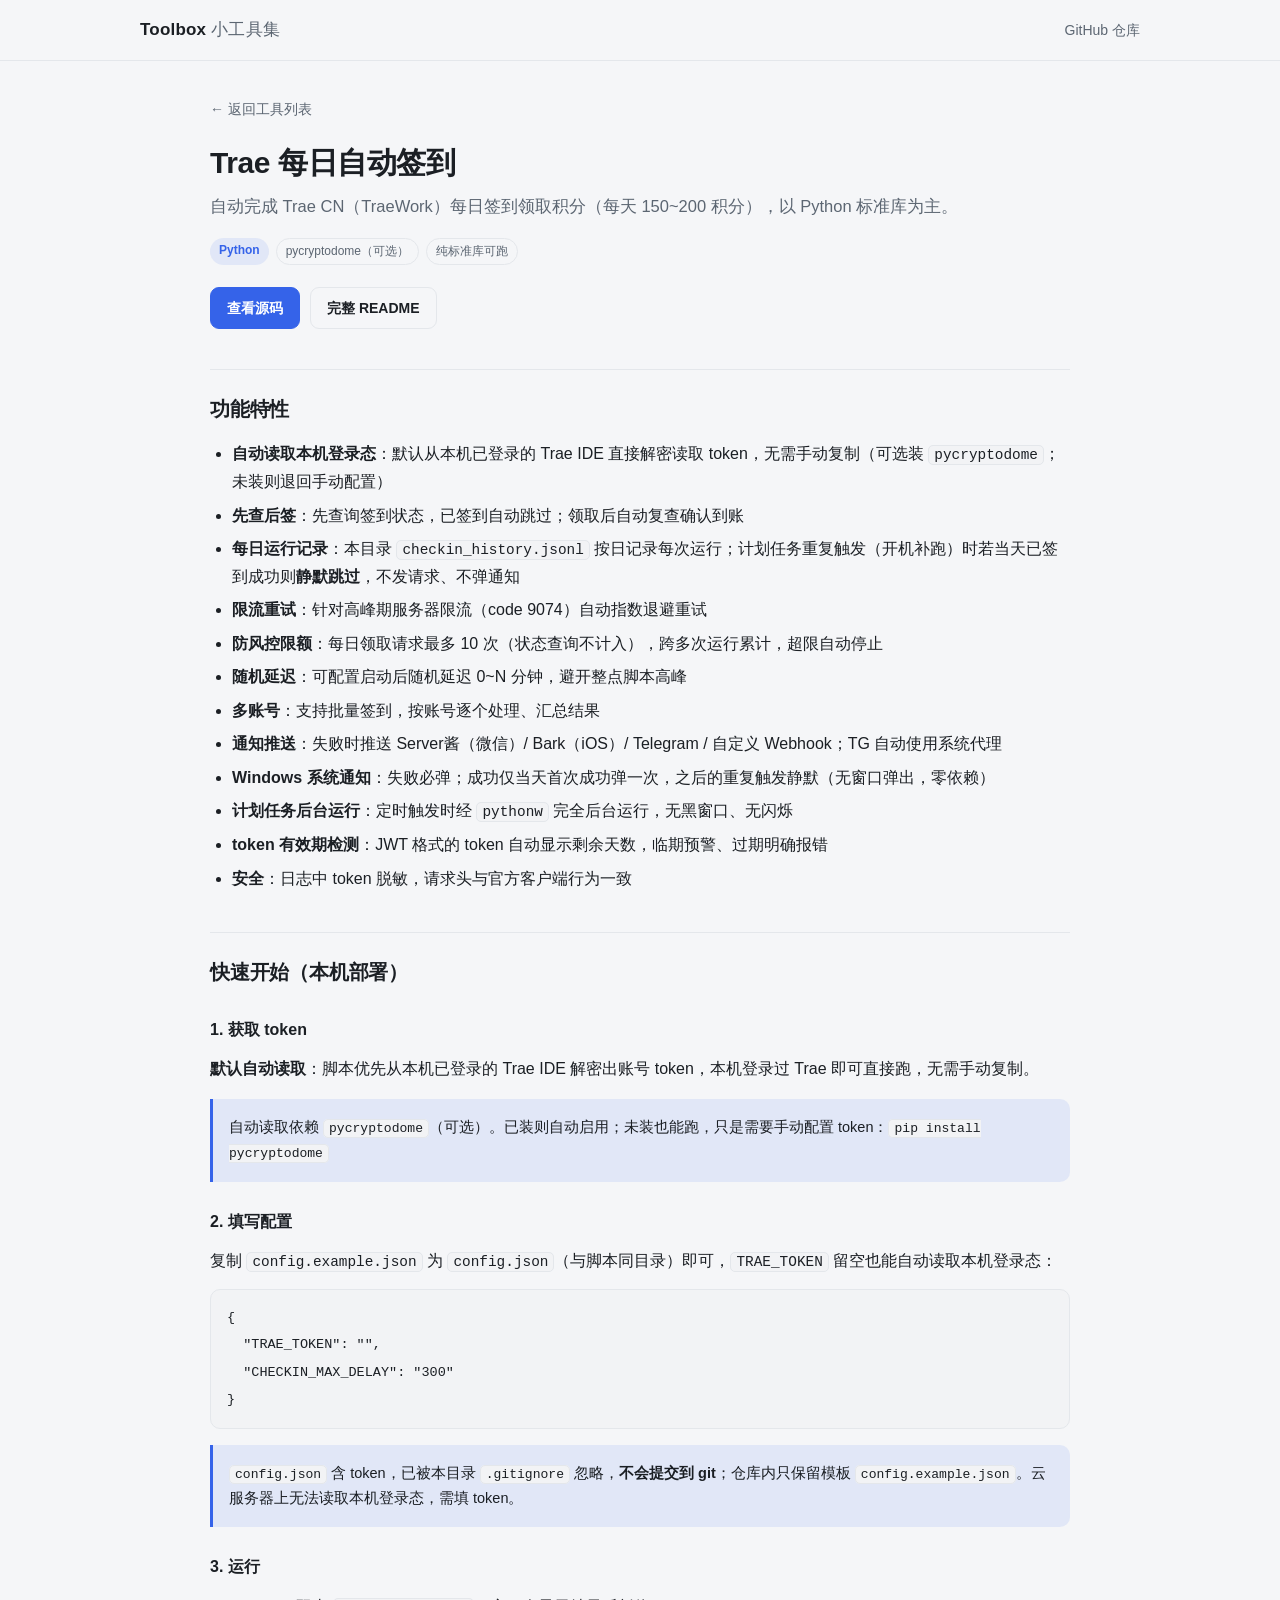
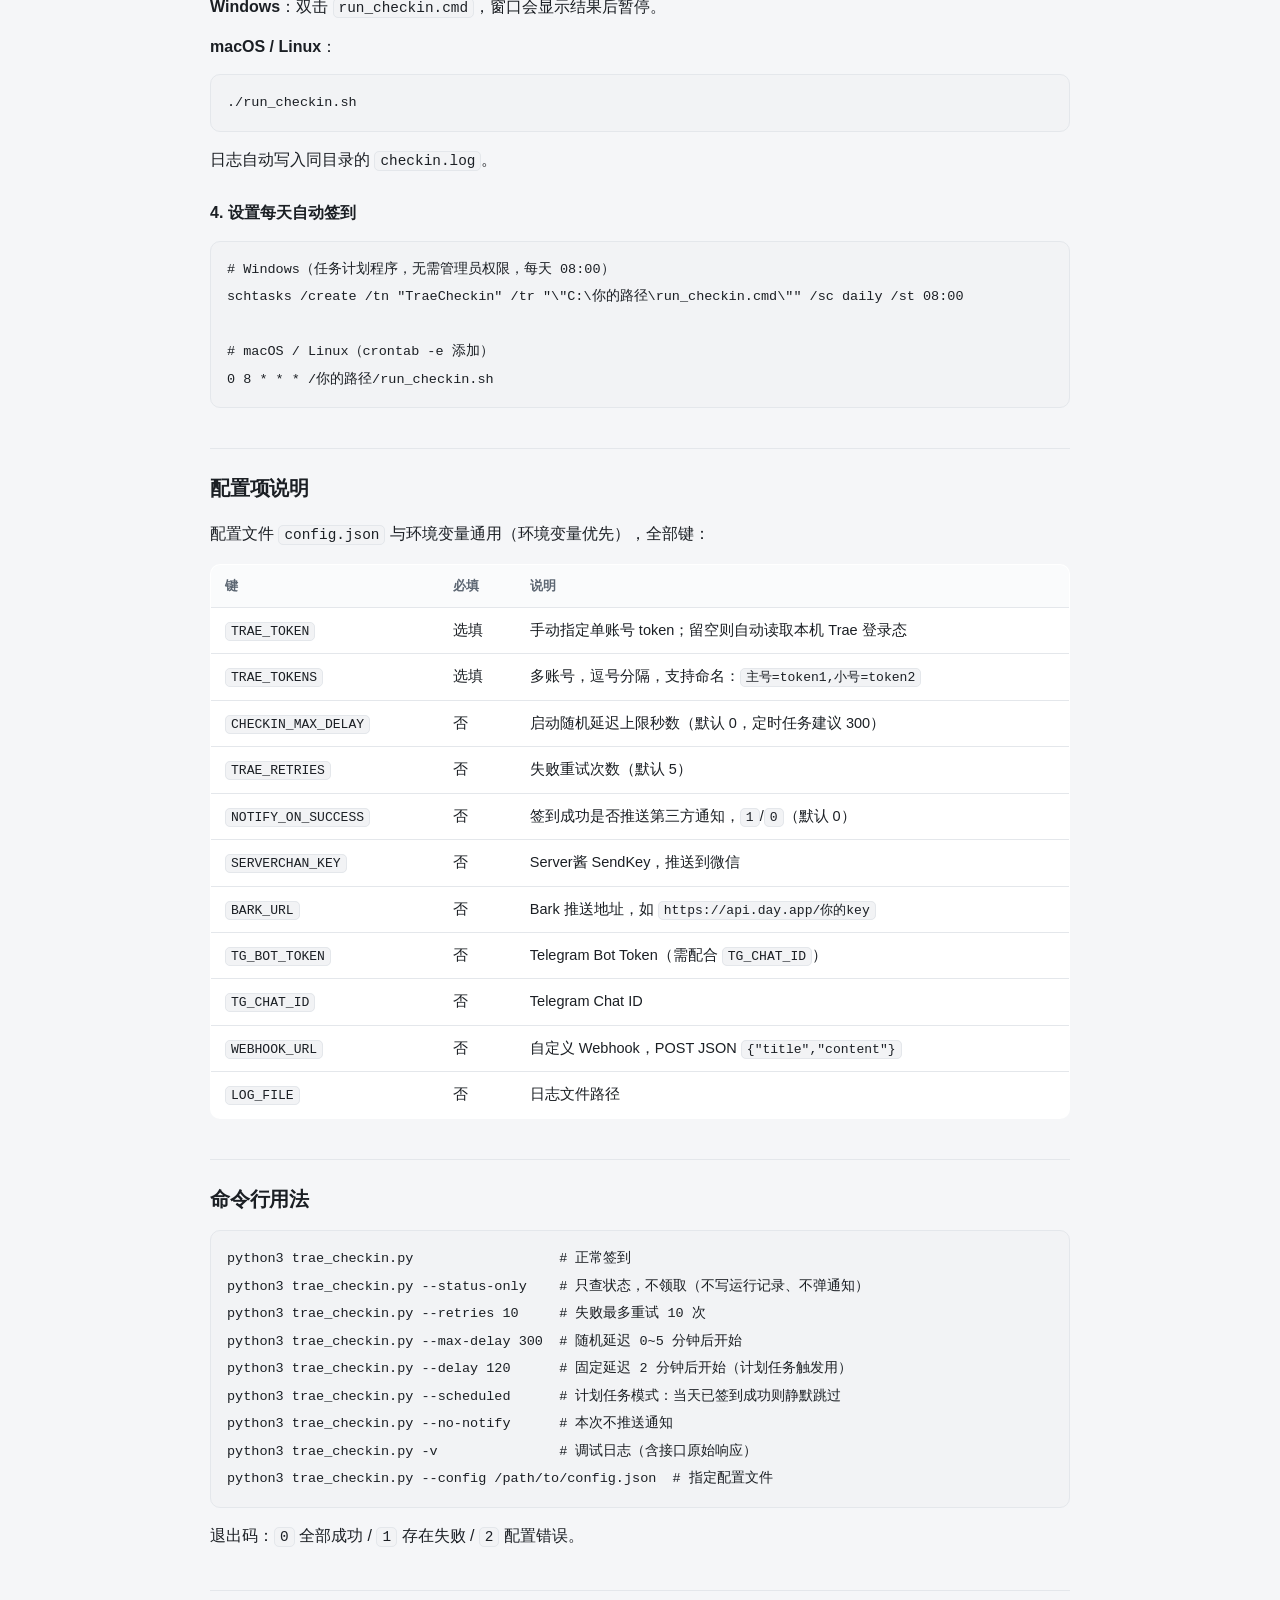
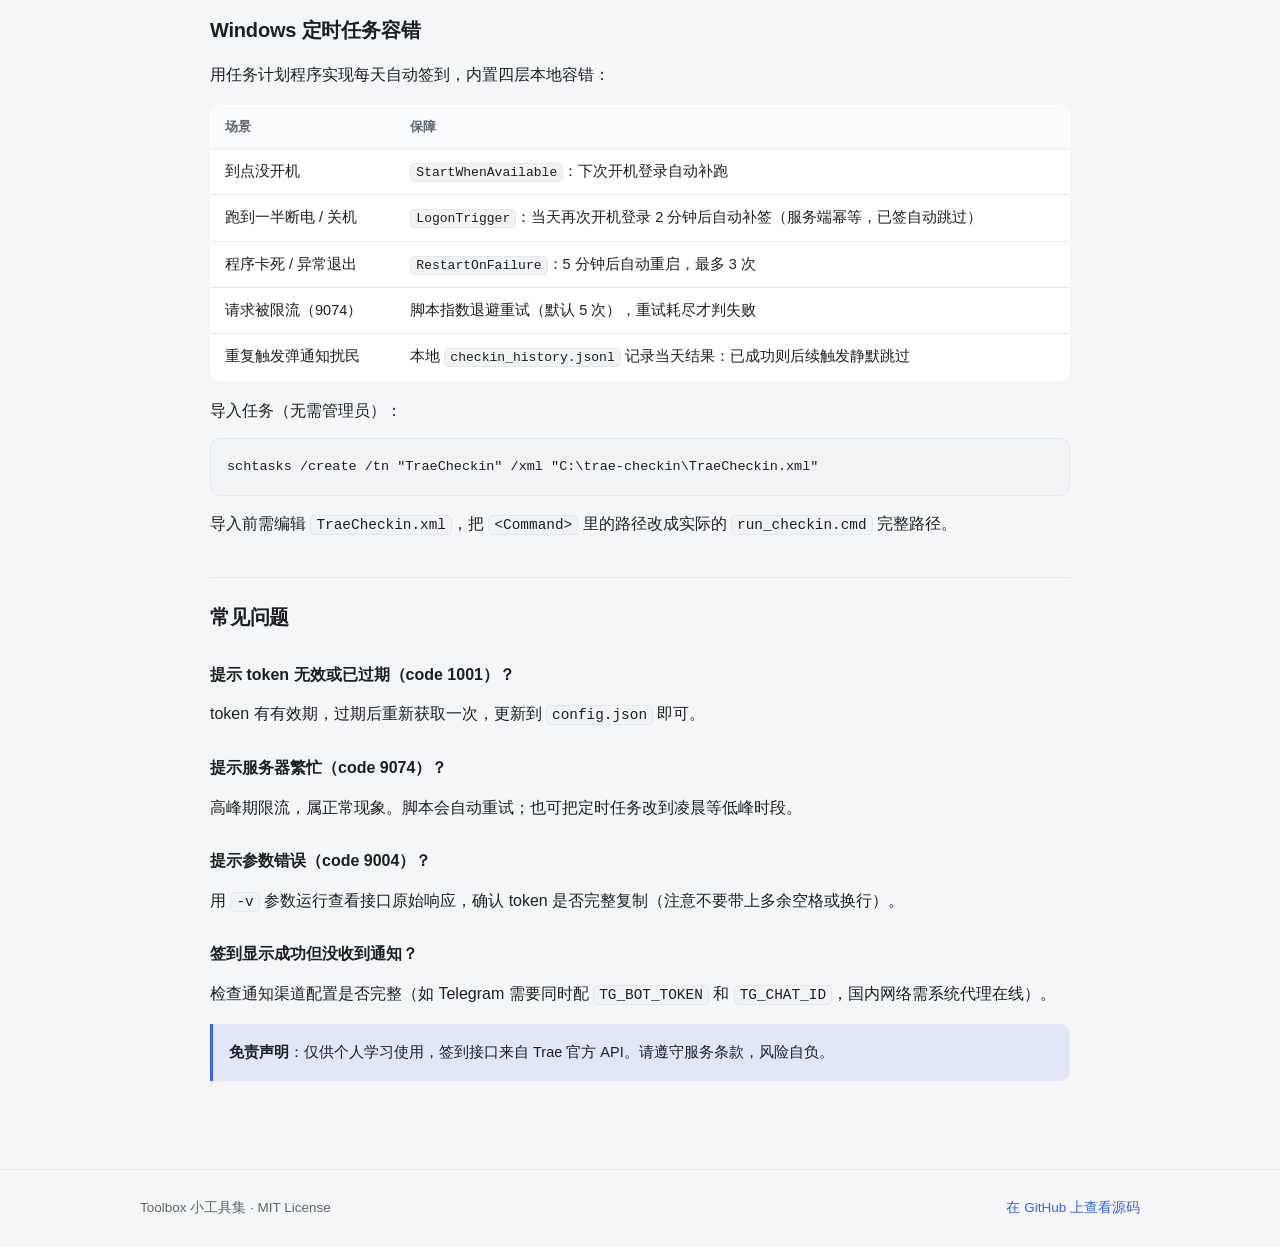
<file: docs/trae-checkin.html>
<!DOCTYPE html>
<html lang="zh-CN">
<head>
<meta charset="UTF-8">
<meta name="viewport" content="width=device-width, initial-scale=1">
<title>trae-checkin — Toolbox 小工具集</title>
<meta name="description" content="Trae CN 每日自动签到领积分，支持本机登录态自动解密、多账号与通知推送。">
<link rel="stylesheet" href="assets/style.css">
</head>
<body>

<header class="site-header">
  <div class="wrap header-inner">
    <a class="brand" href="index.html">Toolbox <span class="brand-sub">小工具集</span></a>
    <nav class="nav"><a href="https://github.com/awakaze/toolbox">GitHub 仓库</a></nav>
  </div>
</header>

<main class="wrap detail">

  <a class="back" href="index.html">← 返回工具列表</a>
  <h1>Trae 每日自动签到</h1>
  <p class="lead">自动完成 Trae CN（TraeWork）每日签到领取积分（每天 150~200 积分），以 Python 标准库为主。</p>

  <div class="tags">
    <span class="tag">Python</span>
    <span class="tag tag-muted">pycryptodome（可选）</span>
    <span class="tag tag-muted">纯标准库可跑</span>
  </div>

  <div class="actions">
    <a class="btn" href="https://github.com/awakaze/toolbox/tree/main/trae-checkin">查看源码</a>
    <a class="btn btn-ghost" href="https://github.com/awakaze/toolbox/blob/main/trae-checkin/README.md">完整 README</a>
  </div>

  <h2>功能特性</h2>
  <ul>
    <li><strong>自动读取本机登录态</strong>：默认从本机已登录的 Trae IDE 直接解密读取 token，无需手动复制（可选装 <code>pycryptodome</code>；未装则退回手动配置）</li>
    <li><strong>先查后签</strong>：先查询签到状态，已签到自动跳过；领取后自动复查确认到账</li>
    <li><strong>每日运行记录</strong>：本目录 <code>checkin_history.jsonl</code> 按日记录每次运行；计划任务重复触发（开机补跑）时若当天已签到成功则<strong>静默跳过</strong>，不发请求、不弹通知</li>
    <li><strong>限流重试</strong>：针对高峰期服务器限流（code 9074）自动指数退避重试</li>
    <li><strong>防风控限额</strong>：每日领取请求最多 10 次（状态查询不计入），跨多次运行累计，超限自动停止</li>
    <li><strong>随机延迟</strong>：可配置启动后随机延迟 0~N 分钟，避开整点脚本高峰</li>
    <li><strong>多账号</strong>：支持批量签到，按账号逐个处理、汇总结果</li>
    <li><strong>通知推送</strong>：失败时推送 Server酱（微信）/ Bark（iOS）/ Telegram / 自定义 Webhook；TG 自动使用系统代理</li>
    <li><strong>Windows 系统通知</strong>：失败必弹；成功仅当天首次成功弹一次，之后的重复触发静默（无窗口弹出，零依赖）</li>
    <li><strong>计划任务后台运行</strong>：定时触发时经 <code>pythonw</code> 完全后台运行，无黑窗口、无闪烁</li>
    <li><strong>token 有效期检测</strong>：JWT 格式的 token 自动显示剩余天数，临期预警、过期明确报错</li>
    <li><strong>安全</strong>：日志中 token 脱敏，请求头与官方客户端行为一致</li>
  </ul>

  <h2>快速开始（本机部署）</h2>

  <h3>1. 获取 token</h3>
  <p><strong>默认自动读取</strong>：脚本优先从本机已登录的 Trae IDE 解密出账号 token，本机登录过 Trae 即可直接跑，无需手动复制。</p>
  <div class="note">
    <p>自动读取依赖 <code>pycryptodome</code>（可选）。已装则自动启用；未装也能跑，只是需要手动配置 token：<code>pip install pycryptodome</code></p>
  </div>

  <h3>2. 填写配置</h3>
  <p>复制 <code>config.example.json</code> 为 <code>config.json</code>（与脚本同目录）即可，<code>TRAE_TOKEN</code> 留空也能自动读取本机登录态：</p>
  <pre><code>{
  "TRAE_TOKEN": "",
  "CHECKIN_MAX_DELAY": "300"
}</code></pre>
  <div class="note">
    <p><code>config.json</code> 含 token，已被本目录 <code>.gitignore</code> 忽略，<strong>不会提交到 git</strong>；仓库内只保留模板 <code>config.example.json</code>。云服务器上无法读取本机登录态，需填 token。</p>
  </div>

  <h3>3. 运行</h3>
  <p><strong>Windows</strong>：双击 <code>run_checkin.cmd</code>，窗口会显示结果后暂停。</p>
  <p><strong>macOS / Linux</strong>：</p>
  <pre><code>./run_checkin.sh</code></pre>
  <p>日志自动写入同目录的 <code>checkin.log</code>。</p>

  <h3>4. 设置每天自动签到</h3>
  <pre><code># Windows（任务计划程序，无需管理员权限，每天 08:00）
schtasks /create /tn "TraeCheckin" /tr "\"C:\你的路径\run_checkin.cmd\"" /sc daily /st 08:00

# macOS / Linux（crontab -e 添加）
0 8 * * * /你的路径/run_checkin.sh</code></pre>

  <h2>配置项说明</h2>
  <p>配置文件 <code>config.json</code> 与环境变量通用（环境变量优先），全部键：</p>
  <table>
    <thead>
      <tr><th>键</th><th>必填</th><th>说明</th></tr>
    </thead>
    <tbody>
      <tr><td><code>TRAE_TOKEN</code></td><td>选填</td><td>手动指定单账号 token；留空则自动读取本机 Trae 登录态</td></tr>
      <tr><td><code>TRAE_TOKENS</code></td><td>选填</td><td>多账号，逗号分隔，支持命名：<code>主号=token1,小号=token2</code></td></tr>
      <tr><td><code>CHECKIN_MAX_DELAY</code></td><td>否</td><td>启动随机延迟上限秒数（默认 0，定时任务建议 300）</td></tr>
      <tr><td><code>TRAE_RETRIES</code></td><td>否</td><td>失败重试次数（默认 5）</td></tr>
      <tr><td><code>NOTIFY_ON_SUCCESS</code></td><td>否</td><td>签到成功是否推送第三方通知，<code>1</code>/<code>0</code>（默认 0）</td></tr>
      <tr><td><code>SERVERCHAN_KEY</code></td><td>否</td><td>Server酱 SendKey，推送到微信</td></tr>
      <tr><td><code>BARK_URL</code></td><td>否</td><td>Bark 推送地址，如 <code>https://api.day.app/你的key</code></td></tr>
      <tr><td><code>TG_BOT_TOKEN</code></td><td>否</td><td>Telegram Bot Token（需配合 <code>TG_CHAT_ID</code>）</td></tr>
      <tr><td><code>TG_CHAT_ID</code></td><td>否</td><td>Telegram Chat ID</td></tr>
      <tr><td><code>WEBHOOK_URL</code></td><td>否</td><td>自定义 Webhook，POST JSON <code>{"title","content"}</code></td></tr>
      <tr><td><code>LOG_FILE</code></td><td>否</td><td>日志文件路径</td></tr>
    </tbody>
  </table>

  <h2>命令行用法</h2>
  <pre><code>python3 trae_checkin.py                  # 正常签到
python3 trae_checkin.py --status-only    # 只查状态，不领取（不写运行记录、不弹通知）
python3 trae_checkin.py --retries 10     # 失败最多重试 10 次
python3 trae_checkin.py --max-delay 300  # 随机延迟 0~5 分钟后开始
python3 trae_checkin.py --delay 120      # 固定延迟 2 分钟后开始（计划任务触发用）
python3 trae_checkin.py --scheduled      # 计划任务模式：当天已签到成功则静默跳过
python3 trae_checkin.py --no-notify      # 本次不推送通知
python3 trae_checkin.py -v               # 调试日志（含接口原始响应）
python3 trae_checkin.py --config /path/to/config.json  # 指定配置文件</code></pre>
  <p>退出码：<code>0</code> 全部成功 / <code>1</code> 存在失败 / <code>2</code> 配置错误。</p>

  <h2>Windows 定时任务容错</h2>
  <p>用任务计划程序实现每天自动签到，内置四层本地容错：</p>
  <table>
    <thead>
      <tr><th>场景</th><th>保障</th></tr>
    </thead>
    <tbody>
      <tr><td>到点没开机</td><td><code>StartWhenAvailable</code>：下次开机登录自动补跑</td></tr>
      <tr><td>跑到一半断电 / 关机</td><td><code>LogonTrigger</code>：当天再次开机登录 2 分钟后自动补签（服务端幂等，已签自动跳过）</td></tr>
      <tr><td>程序卡死 / 异常退出</td><td><code>RestartOnFailure</code>：5 分钟后自动重启，最多 3 次</td></tr>
      <tr><td>请求被限流（9074）</td><td>脚本指数退避重试（默认 5 次），重试耗尽才判失败</td></tr>
      <tr><td>重复触发弹通知扰民</td><td>本地 <code>checkin_history.jsonl</code> 记录当天结果：已成功则后续触发静默跳过</td></tr>
    </tbody>
  </table>
  <p>导入任务（无需管理员）：</p>
  <pre><code>schtasks /create /tn "TraeCheckin" /xml "C:\trae-checkin\TraeCheckin.xml"</code></pre>
  <p>导入前需编辑 <code>TraeCheckin.xml</code>，把 <code>&lt;Command&gt;</code> 里的路径改成实际的 <code>run_checkin.cmd</code> 完整路径。</p>

  <h2>常见问题</h2>
  <h3>提示 token 无效或已过期（code 1001）？</h3>
  <p>token 有有效期，过期后重新获取一次，更新到 <code>config.json</code> 即可。</p>
  <h3>提示服务器繁忙（code 9074）？</h3>
  <p>高峰期限流，属正常现象。脚本会自动重试；也可把定时任务改到凌晨等低峰时段。</p>
  <h3>提示参数错误（code 9004）？</h3>
  <p>用 <code>-v</code> 参数运行查看接口原始响应，确认 token 是否完整复制（注意不要带上多余空格或换行）。</p>
  <h3>签到显示成功但没收到通知？</h3>
  <p>检查通知渠道配置是否完整（如 Telegram 需要同时配 <code>TG_BOT_TOKEN</code> 和 <code>TG_CHAT_ID</code>，国内网络需系统代理在线）。</p>

  <div class="note">
    <p><strong>免责声明</strong>：仅供个人学习使用，签到接口来自 Trae 官方 API。请遵守服务条款，风险自负。</p>
  </div>

</main>

<footer class="site-footer">
  <div class="wrap">
    <span>Toolbox 小工具集 · MIT License</span>
    <a href="https://github.com/awakaze/toolbox/tree/main/trae-checkin">在 GitHub 上查看源码</a>
  </div>
</footer>

</body>
</html>
</file>
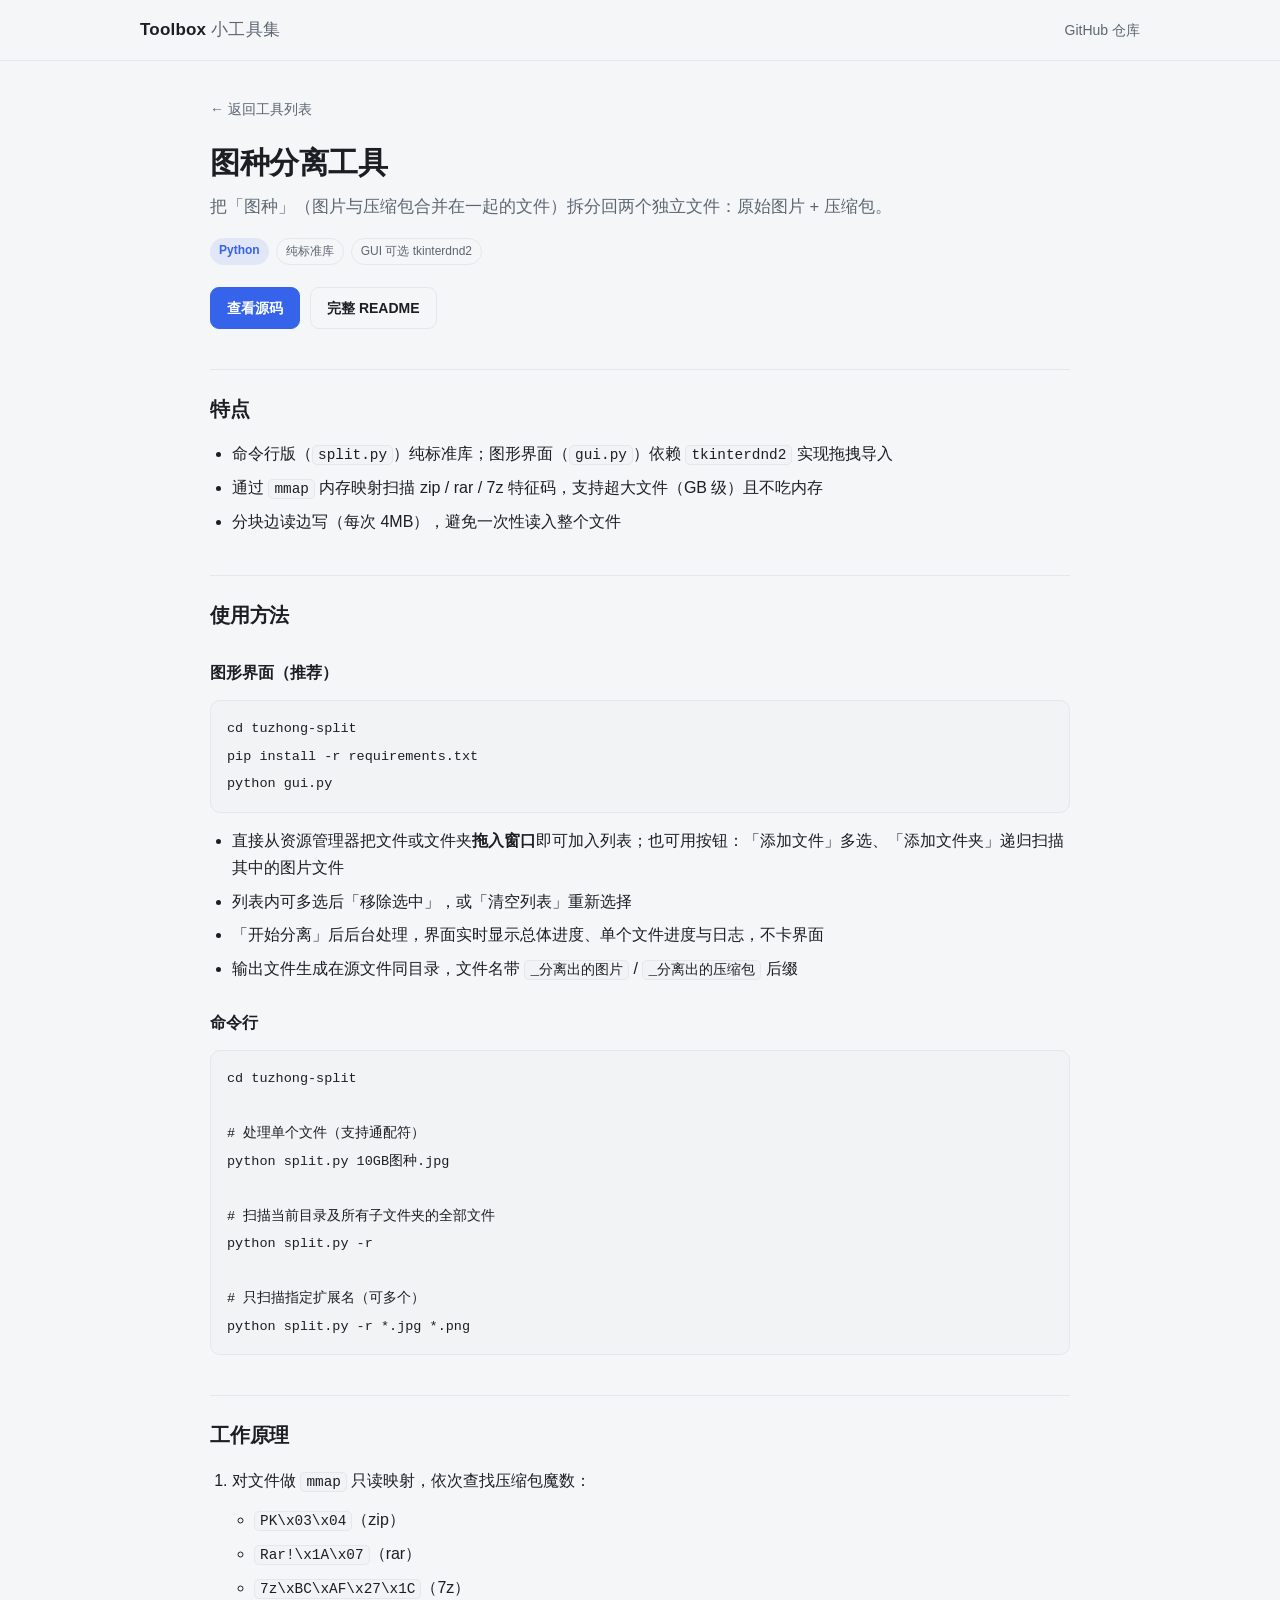
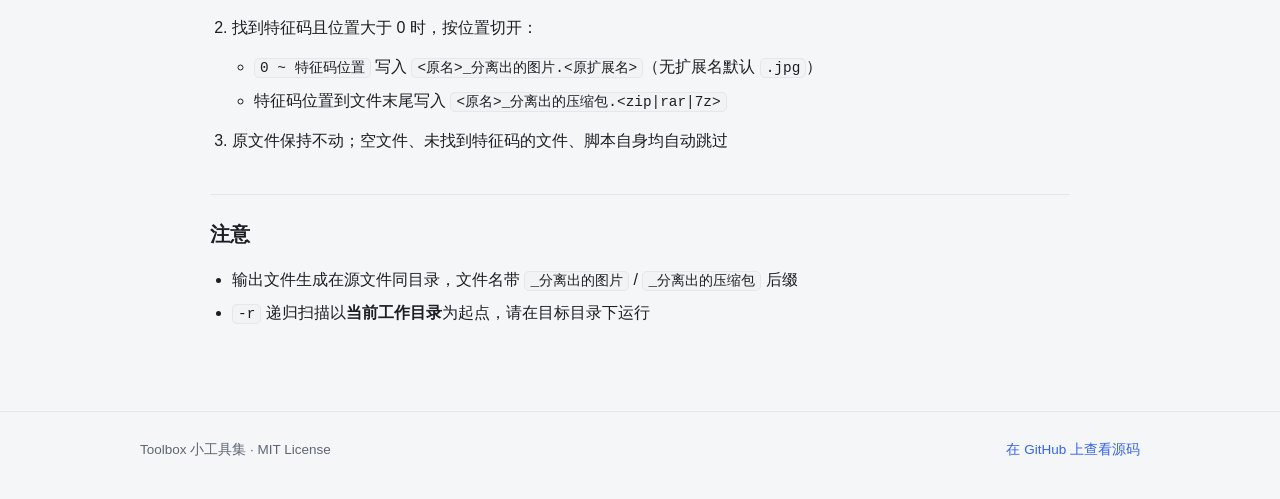
<file: docs/tuzhong-split.html>
<!DOCTYPE html>
<html lang="zh-CN">
<head>
<meta charset="UTF-8">
<meta name="viewport" content="width=device-width, initial-scale=1">
<title>tuzhong-split — Toolbox 小工具集</title>
<meta name="description" content="图种分离工具：把图片与压缩包合并而成的文件按特征码拆回图片和压缩包两个文件。">
<link rel="stylesheet" href="assets/style.css">
</head>
<body>

<header class="site-header">
  <div class="wrap header-inner">
    <a class="brand" href="index.html">Toolbox <span class="brand-sub">小工具集</span></a>
    <nav class="nav"><a href="https://github.com/awakaze/toolbox">GitHub 仓库</a></nav>
  </div>
</header>

<main class="wrap detail">

  <a class="back" href="index.html">← 返回工具列表</a>
  <h1>图种分离工具</h1>
  <p class="lead">把「图种」（图片与压缩包合并在一起的文件）拆分回两个独立文件：原始图片 + 压缩包。</p>

  <div class="tags">
    <span class="tag">Python</span>
    <span class="tag tag-muted">纯标准库</span>
    <span class="tag tag-muted">GUI 可选 tkinterdnd2</span>
  </div>

  <div class="actions">
    <a class="btn" href="https://github.com/awakaze/toolbox/tree/main/tuzhong-split">查看源码</a>
    <a class="btn btn-ghost" href="https://github.com/awakaze/toolbox/blob/main/tuzhong-split/README.md">完整 README</a>
  </div>

  <h2>特点</h2>
  <ul>
    <li>命令行版（<code>split.py</code>）纯标准库；图形界面（<code>gui.py</code>）依赖 <code>tkinterdnd2</code> 实现拖拽导入</li>
    <li>通过 <code>mmap</code> 内存映射扫描 zip / rar / 7z 特征码，支持超大文件（GB 级）且不吃内存</li>
    <li>分块边读边写（每次 4MB），避免一次性读入整个文件</li>
  </ul>

  <h2>使用方法</h2>

  <h3>图形界面（推荐）</h3>
  <pre><code>cd tuzhong-split
pip install -r requirements.txt
python gui.py</code></pre>
  <ul>
    <li>直接从资源管理器把文件或文件夹<strong>拖入窗口</strong>即可加入列表；也可用按钮：「添加文件」多选、「添加文件夹」递归扫描其中的图片文件</li>
    <li>列表内可多选后「移除选中」，或「清空列表」重新选择</li>
    <li>「开始分离」后后台处理，界面实时显示总体进度、单个文件进度与日志，不卡界面</li>
    <li>输出文件生成在源文件同目录，文件名带 <code>_分离出的图片</code> / <code>_分离出的压缩包</code> 后缀</li>
  </ul>

  <h3>命令行</h3>
  <pre><code>cd tuzhong-split

# 处理单个文件（支持通配符）
python split.py 10GB图种.jpg

# 扫描当前目录及所有子文件夹的全部文件
python split.py -r

# 只扫描指定扩展名（可多个）
python split.py -r *.jpg *.png</code></pre>

  <h2>工作原理</h2>
  <ol>
    <li>对文件做 <code>mmap</code> 只读映射，依次查找压缩包魔数：
      <ul>
        <li><code>PK\x03\x04</code>（zip）</li>
        <li><code>Rar!\x1A\x07</code>（rar）</li>
        <li><code>7z\xBC\xAF\x27\x1C</code>（7z）</li>
      </ul>
    </li>
    <li>找到特征码且位置大于 0 时，按位置切开：
      <ul>
        <li><code>0 ~ 特征码位置</code> 写入 <code>&lt;原名&gt;_分离出的图片.&lt;原扩展名&gt;</code>（无扩展名默认 <code>.jpg</code>）</li>
        <li>特征码位置到文件末尾写入 <code>&lt;原名&gt;_分离出的压缩包.&lt;zip|rar|7z&gt;</code></li>
      </ul>
    </li>
    <li>原文件保持不动；空文件、未找到特征码的文件、脚本自身均自动跳过</li>
  </ol>

  <h2>注意</h2>
  <ul>
    <li>输出文件生成在源文件同目录，文件名带 <code>_分离出的图片</code> / <code>_分离出的压缩包</code> 后缀</li>
    <li><code>-r</code> 递归扫描以<strong>当前工作目录</strong>为起点，请在目标目录下运行</li>
  </ul>

</main>

<footer class="site-footer">
  <div class="wrap">
    <span>Toolbox 小工具集 · MIT License</span>
    <a href="https://github.com/awakaze/toolbox/tree/main/tuzhong-split">在 GitHub 上查看源码</a>
  </div>
</footer>

</body>
</html>
</file>
<file: docs/assets/style.css>
/* Toolbox 小工具集 — 站点样式（纯静态，无依赖） */

:root {
  --bg: #f5f6f8;
  --panel: #ffffff;
  --panel-2: #fafbfc;
  --text: #1b1f24;
  --muted: #5c6672;
  --border: #e4e7eb;
  --accent: #3563e9;
  --accent-soft: rgba(53, 99, 233, 0.10);
  --shadow: 0 1px 2px rgba(16, 24, 40, 0.04), 0 10px 28px -14px rgba(16, 24, 40, 0.22);
  --shadow-hover: 0 2px 4px rgba(16, 24, 40, 0.06), 0 18px 40px -18px rgba(16, 24, 40, 0.32);
  --code-bg: #f2f3f5;
  --radius: 14px;
}

@media (prefers-color-scheme: dark) {
  :root {
    --bg: #0e1116;
    --panel: #161a20;
    --panel-2: #1b2027;
    --text: #e7eaee;
    --muted: #98a2b0;
    --border: #242a33;
    --accent: #7aa2ff;
    --accent-soft: rgba(122, 162, 255, 0.14);
    --shadow: 0 1px 2px rgba(0, 0, 0, 0.5), 0 12px 32px -16px rgba(0, 0, 0, 0.7);
    --shadow-hover: 0 2px 4px rgba(0, 0, 0, 0.55), 0 20px 44px -18px rgba(0, 0, 0, 0.8);
    --code-bg: #0b0e12;
  }
}

* { box-sizing: border-box; }

html { -webkit-text-size-adjust: 100%; }

body {
  margin: 0;
  background: var(--bg);
  color: var(--text);
  font-family: -apple-system, BlinkMacSystemFont, "Segoe UI", "PingFang SC",
    "Hiragino Sans GB", "Microsoft YaHei", "Helvetica Neue", Arial, sans-serif;
  font-size: 16px;
  line-height: 1.72;
}

a { color: var(--accent); text-decoration: none; }
a:hover { text-decoration: underline; }

.wrap { max-width: 1040px; margin: 0 auto; padding: 0 20px; }

/* ---------- 顶栏 ---------- */

.site-header {
  position: sticky;
  top: 0;
  z-index: 10;
  background: var(--bg);
  border-bottom: 1px solid var(--border);
}

.header-inner {
  display: flex;
  align-items: center;
  justify-content: space-between;
  height: 60px;
}

.brand {
  font-weight: 700;
  font-size: 17px;
  color: var(--text);
  letter-spacing: 0.2px;
}
.brand:hover { text-decoration: none; color: var(--accent); }
.brand .brand-sub { color: var(--muted); font-weight: 500; }

.nav a {
  color: var(--muted);
  font-size: 14px;
}
.nav a:hover { color: var(--accent); }

/* ---------- 首页英雄区 ---------- */

.hero { padding: 64px 0 36px; }

.hero h1 {
  margin: 0 0 12px;
  font-size: 38px;
  line-height: 1.25;
  letter-spacing: -0.5px;
}

.hero .lead {
  margin: 0;
  max-width: 620px;
  color: var(--muted);
  font-size: 17px;
}

.hero-meta {
  margin: 18px 0 0;
  color: var(--muted);
  font-size: 13px;
  letter-spacing: 0.3px;
}

/* ---------- 卡片网格 ---------- */

.grid {
  display: grid;
  grid-template-columns: repeat(auto-fill, minmax(292px, 1fr));
  gap: 18px;
  padding: 8px 0 72px;
}

.card {
  display: flex;
  flex-direction: column;
  background: var(--panel);
  border: 1px solid var(--border);
  border-radius: var(--radius);
  padding: 22px;
  color: var(--text);
  box-shadow: var(--shadow);
  transition: transform 0.16s ease, box-shadow 0.16s ease, border-color 0.16s ease;
}
.card:hover {
  text-decoration: none;
  transform: translateY(-3px);
  box-shadow: var(--shadow-hover);
  border-color: var(--accent);
}

.card-head {
  display: flex;
  align-items: baseline;
  justify-content: space-between;
  gap: 10px;
}

.card-head h2 {
  margin: 0;
  font-size: 17px;
  font-family: ui-monospace, SFMono-Regular, "SF Mono", Menlo, Consolas, monospace;
  letter-spacing: -0.2px;
}

.card-arrow { color: var(--muted); font-size: 15px; transition: transform 0.16s ease; }
.card:hover .card-arrow { color: var(--accent); transform: translateX(3px); }

.card-desc {
  margin: 10px 0 18px;
  color: var(--muted);
  font-size: 14.5px;
  flex: 1;
}

/* ---------- 标签 ---------- */

.tags { display: flex; flex-wrap: wrap; gap: 7px; }

.tag {
  display: inline-block;
  padding: 2px 9px;
  border-radius: 999px;
  background: var(--accent-soft);
  color: var(--accent);
  font-size: 12px;
  font-weight: 600;
  line-height: 1.7;
}

.tag-muted {
  background: transparent;
  border: 1px solid var(--border);
  color: var(--muted);
  font-weight: 500;
}

/* ---------- 详情页 ---------- */

.detail { padding: 34px 0 72px; max-width: 860px; }

.back {
  display: inline-block;
  margin-bottom: 22px;
  color: var(--muted);
  font-size: 14px;
}
.back:hover { color: var(--accent); }

.detail > h1 {
  margin: 0 0 10px;
  font-size: 30px;
  line-height: 1.3;
  letter-spacing: -0.4px;
}

.detail .lead {
  margin: 0;
  color: var(--muted);
  font-size: 16.5px;
}

.detail .tags { margin-top: 18px; }

.actions {
  display: flex;
  flex-wrap: wrap;
  gap: 10px;
  margin: 22px 0 8px;
}

.btn {
  display: inline-block;
  padding: 8px 16px;
  border-radius: 9px;
  background: var(--accent);
  color: #fff;
  font-size: 14px;
  font-weight: 600;
  border: 1px solid var(--accent);
}
.btn:hover { text-decoration: none; filter: brightness(1.06); }

.btn-ghost {
  background: transparent;
  color: var(--text);
  border: 1px solid var(--border);
}
.btn-ghost:hover { border-color: var(--accent); color: var(--accent); filter: none; }

.detail h2 {
  margin: 40px 0 14px;
  padding-top: 22px;
  border-top: 1px solid var(--border);
  font-size: 20px;
  letter-spacing: -0.2px;
}

.detail h3 { margin: 26px 0 10px; font-size: 16px; }

.detail p { margin: 12px 0; }

.detail ul, .detail ol { margin: 12px 0; padding-left: 22px; }
.detail li { margin: 6px 0; }

/* ---------- 表格 ---------- */

.detail table {
  width: 100%;
  border-collapse: collapse;
  margin: 16px 0;
  font-size: 14.5px;
  background: var(--panel);
  border: 1px solid var(--border);
  border-radius: 10px;
  overflow: hidden;
}

.detail th, .detail td {
  text-align: left;
  padding: 10px 14px;
  border-bottom: 1px solid var(--border);
  vertical-align: top;
}

.detail thead th {
  background: var(--panel-2);
  color: var(--muted);
  font-weight: 600;
  font-size: 13px;
  white-space: nowrap;
}

.detail tbody tr:last-child td { border-bottom: none; }

/* ---------- 代码 ---------- */

code {
  font-family: ui-monospace, SFMono-Regular, "SF Mono", Menlo, Consolas, monospace;
  font-size: 0.9em;
  background: var(--code-bg);
  border: 1px solid var(--border);
  border-radius: 5px;
  padding: 1px 5px;
}

pre {
  background: var(--code-bg);
  border: 1px solid var(--border);
  border-radius: 10px;
  padding: 14px 16px;
  overflow-x: auto;
  margin: 14px 0;
}

pre code {
  background: none;
  border: none;
  padding: 0;
  font-size: 13.5px;
  line-height: 1.65;
}

/* ---------- 提示条 ---------- */

.note {
  margin: 16px 0;
  padding: 12px 16px;
  border-left: 3px solid var(--accent);
  background: var(--accent-soft);
  border-radius: 0 10px 10px 0;
  font-size: 14.5px;
}
.note p { margin: 4px 0; }

/* ---------- 页脚 ---------- */

.site-footer {
  border-top: 1px solid var(--border);
  padding: 26px 0 40px;
  color: var(--muted);
  font-size: 13.5px;
}
.site-footer .wrap {
  display: flex;
  flex-wrap: wrap;
  gap: 8px 18px;
  justify-content: space-between;
}

@media (max-width: 560px) {
  .hero { padding: 44px 0 26px; }
  .hero h1 { font-size: 29px; }
  .detail > h1 { font-size: 24px; }
  .grid { gap: 14px; }
}
</file>
